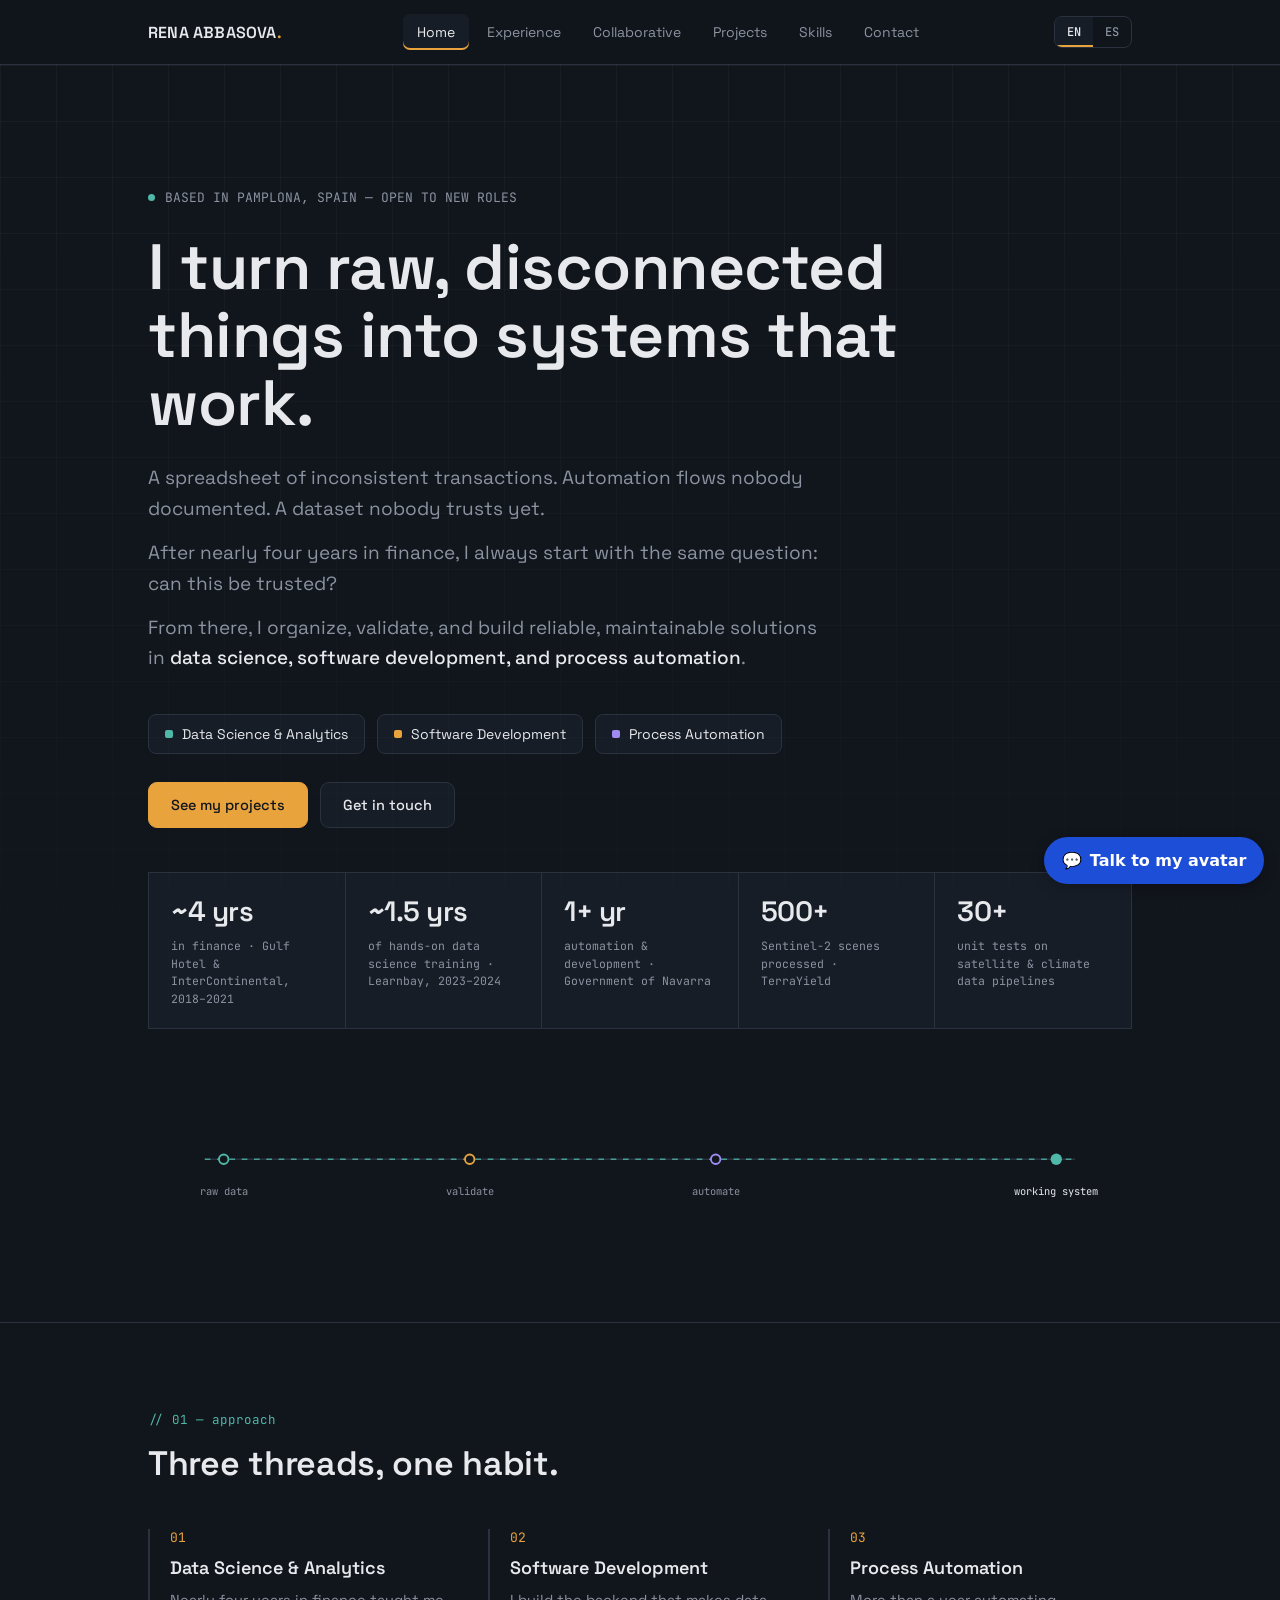
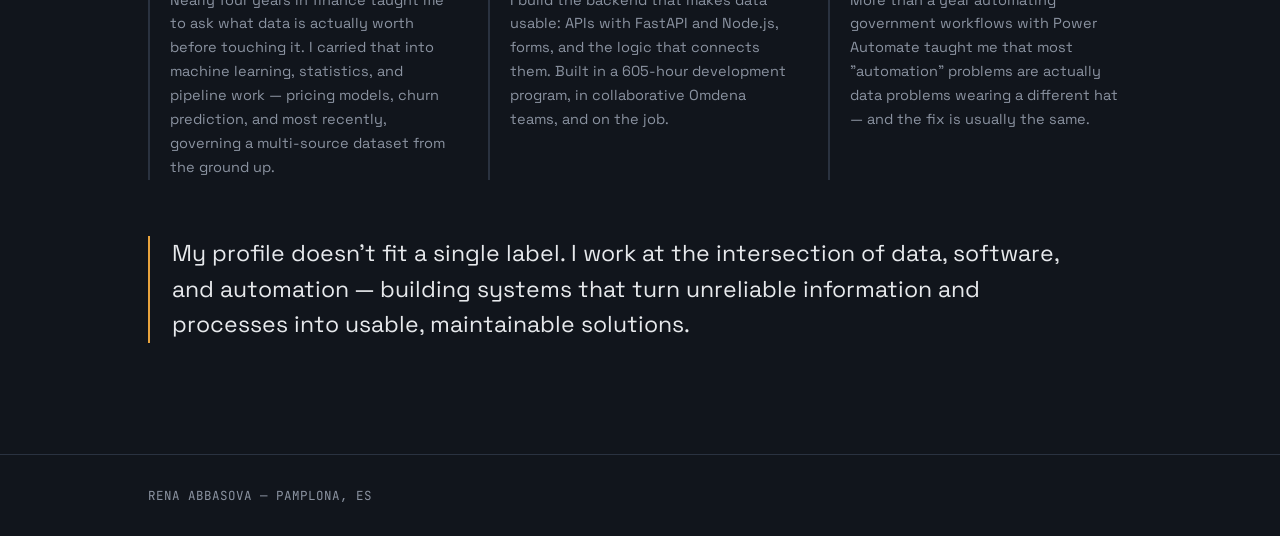
<file: index.html>
<!doctype html>
<html lang="en">
<head>
<meta charset="utf-8">
<meta name="viewport" content="width=device-width, initial-scale=1, viewport-fit=cover">
<title>Rena Abbasova — Data, Software &amp; Automation</title>
<meta name="description" content="Developer with a finance background, working with data, backend and automation. Based in Pamplona, Spain. Projects and experience.">
<link rel="canonical" href="https://renaabbasova.github.io/">
<meta property="og:type" content="website">
<meta property="og:site_name" content="Rena Abbasova">
<meta property="og:title" content="Rena Abbasova — Data, Software &amp; Automation">
<meta property="og:description" content="I turn raw, disconnected things into systems that work: data pipelines, APIs and automation. Projects and experience.">
<meta property="og:url" content="https://renaabbasova.github.io/">
<meta property="og:image" content="https://renaabbasova.github.io/og-image.png">
<meta property="og:image:width" content="1200">
<meta property="og:image:height" content="630">
<meta name="twitter:card" content="summary_large_image">
<meta name="theme-color" content="#11151C">
<link rel="icon" href="data:image/svg+xml,%3Csvg xmlns='http://www.w3.org/2000/svg' viewBox='0 0 100 100'%3E%3Ctext y='.9em' font-size='90'%3E%F0%9F%94%A7%3C/text%3E%3C/svg%3E">
<script type="application/ld+json">{"@context":"https://schema.org","@type":"Person","name":"Rena Abbasova","url":"https://renaabbasova.github.io/","email":"abbasova.r@gmail.com","address":{"@type":"PostalAddress","addressLocality":"Pamplona","addressCountry":"ES"},"sameAs":["https://github.com/RenaAbbasova","https://www.linkedin.com/in/rena","https://public.tableau.com/app/profile/rena7178"]}</script>
<link rel="preconnect" href="https://fonts.googleapis.com">
<link rel="preconnect" href="https://fonts.gstatic.com" crossorigin>
<link href="https://fonts.googleapis.com/css2?family=Space+Grotesk:wght@400;500;600;700&family=JetBrains+Mono:wght@400;500;600&display=swap" rel="stylesheet">
<style>
  :root{
    --ink:#11151C;
    --panel:#171D27;
    --panel-2:#1D2430;
    --line:#2A3240;
    --text:#E7E9EC;
    --muted:#8B93A1;
    --amber:#E8A33D;
    --teal:#4FB8A8;
    --amber-dim: rgba(232,163,61,0.12);
    --teal-dim: rgba(79,184,168,0.12);
    font-family: 'Space Grotesk', system-ui, -apple-system, sans-serif;
  }
  *{box-sizing:border-box;}
  html,body{margin:0;padding:0;background:var(--ink);color:var(--text);}
  html{scroll-behavior:smooth; scroll-padding-top: env(safe-area-inset-top, 0px);}
  body{
    padding-top: env(safe-area-inset-top, 0px);
    padding-bottom: env(safe-area-inset-bottom, 0px);
    overflow-x:hidden;
  }
  .mono{font-family:'JetBrains Mono', monospace;}
  a{color:inherit;}
  ::selection{background:var(--amber); color:var(--ink);}

  /* layout helpers */
  .wrap{max-width:1040px; margin:0 auto; padding:0 28px;}
  section{position:relative;}

  /* background grid */
  .grid-bg{
    position:absolute; inset:0; pointer-events:none;
    background-image:
      linear-gradient(to right, rgba(255,255,255,0.035) 1px, transparent 1px),
      linear-gradient(to bottom, rgba(255,255,255,0.035) 1px, transparent 1px);
    background-size: 56px 56px;
    mask-image: linear-gradient(to bottom, black, transparent 90%);
  }

  /* NAV */
  nav{
    position:sticky; top:0; z-index:50;
    backdrop-filter: blur(10px);
    background: rgba(17,21,28,0.78);
    border-bottom:1px solid var(--line);
  }
  nav .wrap{display:flex; align-items:center; justify-content:space-between; height:64px;}
  .brand{font-weight:600; font-size:16px; letter-spacing:0.2px;}
  .brand .dot{color:var(--amber);}
  .navlinks{display:flex; gap:4px; overflow-x:auto; scrollbar-width:none; -webkit-overflow-scrolling:touch; max-width:100%;}
  .navlinks::-webkit-scrollbar{display:none;}
  .navlinks button{
    appearance:none; background:none; border:none; cursor:pointer;
    font:inherit; font-size:14px; color:var(--muted);
    padding:9px 14px; border-radius:7px; white-space:nowrap;
    transition:color .15s ease, background .15s ease;
  }
  .navlinks button:hover{color:var(--text);}
  .navlinks button[aria-selected="true"]{color:var(--text); background:var(--panel); box-shadow:inset 0 -2px 0 var(--amber);}
  .navlinks button:focus-visible{outline:2px solid var(--teal); outline-offset:2px;}
  nav .wrap{flex-wrap:wrap; gap:4px 24px; padding-top:10px; padding-bottom:10px; height:auto; min-height:64px;}
  @media(max-width:720px){
    .navlinks{width:100%; flex-wrap:wrap; overflow:visible; gap:2px;}
    .navlinks button{font-size:13px; padding:8px 11px;}
    nav{position:static;}
  }

  /* TABS */
  .tab-panel{display:none;}
  .tab-panel.active{display:block; animation:panelIn .28s ease both;}
  @keyframes panelIn{from{opacity:0; transform:translateY(8px);} to{opacity:1; transform:none;}}
  .tp-first{border-top:none !important;}
  .cta-row{display:flex; flex-wrap:wrap; gap:12px; margin-top:28px;}
  .cta{
    appearance:none; cursor:pointer; font:inherit; font-size:14.5px; font-weight:500;
    padding:13px 22px; border-radius:9px; border:1px solid var(--line);
    background:var(--panel); color:var(--text);
    transition:border-color .15s ease, filter .15s ease;
  }
  .cta:hover{border-color:var(--teal);}
  .cta.primary{background:var(--amber); color:var(--ink); border-color:var(--amber);}
  .cta.primary:hover{filter:brightness(1.08);}

  /* HERO */
  .hero{padding:120px 0 96px; overflow:hidden;}
  .kicker{
    display:inline-flex; align-items:center; gap:10px;
    font-size:13px; color:var(--muted); margin-bottom:28px;
  }
  .kicker .pulse{
    width:7px;height:7px;border-radius:50%;background:var(--teal);
    box-shadow:0 0 0 0 rgba(79,184,168,.6);
    animation:pulse 2.4s ease-out infinite;
  }
  @keyframes pulse{
    0%{box-shadow:0 0 0 0 rgba(79,184,168,.55);}
    70%{box-shadow:0 0 0 9px rgba(79,184,168,0);}
    100%{box-shadow:0 0 0 0 rgba(79,184,168,0);}
  }
  h1{
    font-size:clamp(34px,6vw,64px);
    line-height:1.06;
    font-weight:600;
    margin:0 0 26px;
    max-width:19ch;
    letter-spacing:-0.5px;
  }
  .lede{
    font-size:clamp(16px,2vw,19px);
    line-height:1.6;
    color:var(--muted);
    max-width:56ch;
    margin:0 0 40px;
  }
  .lede strong{color:var(--text); font-weight:500;}
  .lede-line{display:block;}
  .lede-line + .lede-line{margin-top:14px;}

  .threads{display:flex; flex-wrap:wrap; gap:12px;}
  .thread-chip{
    display:flex; align-items:center; gap:9px;
    border:1px solid var(--line);
    background:var(--panel);
    padding:10px 16px;
    border-radius:8px;
    font-size:14px;
  }
  .thread-chip .sw{width:8px; height:8px; border-radius:2px;}

  /* connector svg under hero */
  .flow-wrap{margin-top:64px;}
  .flow-wrap svg{width:100%; height:auto; display:block;}
  .flow-dash{stroke-dasharray:6 7; animation:dash 2.4s linear infinite;}
  @keyframes dash{to{stroke-dashoffset:-130;}}

  /* SECTION HEADS */
  .eyebrow{
    font-family:'JetBrains Mono', monospace;
    font-size:12.5px;
    color:var(--teal);
    margin-bottom:14px;
  }
  h2{
    font-size:clamp(24px,3.4vw,34px);
    font-weight:600;
    margin:0 0 20px;
    letter-spacing:-0.3px;
  }
    h1.sec{ font-size:clamp(24px,3.4vw,34px); font-weight:600; margin:0 0 20px; letter-spacing:-0.3px; line-height:inherit; max-width:none; }
    .contact-wrap h1.sec{ max-width:18ch; }
    .proj-card{ min-width:0; overflow-wrap:anywhere; }
  .section-pad{padding:88px 0;}
  .section-pad.border-t{border-top:1px solid var(--line);}

  /* APPROACH */
  .approach-grid{
    display:grid; grid-template-columns:1fr; gap:36px; margin-top:44px;
  }
  @media(min-width:760px){.approach-grid{grid-template-columns:1fr 1fr 1fr;}}
  .approach-card{
    border-left:2px solid var(--line);
    padding-left:20px;
  }
  .approach-card .num{
    font-family:'JetBrains Mono', monospace;
    font-size:13px; color:var(--amber); margin-bottom:10px; display:block;
  }
  .approach-card h3{font-size:18px; margin:0 0 10px; font-weight:600;}
  .approach-card p{font-size:14.5px; line-height:1.65; color:var(--muted); margin:0;}

  .pquote{
    margin-top:56px;
    font-size:clamp(18px,2.4vw,23px);
    line-height:1.55;
    max-width:62ch;
    color:var(--text);
    border-left:2px solid var(--amber);
    padding-left:22px;
  }

  /* EXPERIENCE TIMELINE */
  .timeline{margin-top:48px; position:relative;}
  .trow{
    display:grid; grid-template-columns:160px 1fr; gap:24px;
    padding:28px 0; border-top:1px solid var(--line);
  }
  .trow:first-child{border-top:none;}
  .tyears{font-family:'JetBrains Mono', monospace; font-size:13px; color:var(--muted); padding-top:3px;}
  .trole{font-size:18px; font-weight:600; margin:0 0 4px;}
  .torg{font-size:14px; color:var(--teal); margin:0 0 12px;}
  @media(max-width:600px){ .trow{grid-template-columns:1fr; gap:6px;} }
  .role-chip{font-family:'JetBrains Mono', monospace; font-size:10.5px; font-weight:500; color:var(--amber); background:var(--amber-dim); padding:3px 8px; border-radius:5px; margin-left:10px; vertical-align:middle; white-space:nowrap;}
  .tdesc{font-size:14.5px; line-height:1.65; color:var(--muted); margin:0; max-width:62ch;}
  .tags{display:flex; flex-wrap:wrap; gap:8px; margin-top:14px;}
  .tag{
    font-family:'JetBrains Mono', monospace; font-size:11.5px;
    color:var(--muted); border:1px solid var(--line);
    padding:4px 9px; border-radius:5px;
  }

  /* PROJECTS */
  .proj-subhead{ letter-spacing:0;
    font-family:'JetBrains Mono', monospace; font-size:12.5px; font-weight:500;
    color:var(--muted); margin:44px 0 0; text-transform:none;
  }
  .proj-grid{display:grid; grid-template-columns:minmax(0,1fr); gap:1px; margin-top:44px; background:var(--line); border:1px solid var(--line);}
  @media(min-width:720px){.proj-grid{grid-template-columns:minmax(0,1fr) minmax(0,1fr);}}
  .proj-card{
    background:var(--panel);
    padding:28px;
    display:flex; flex-direction:column; gap:14px;
    transition:background .15s ease;
  }
  .proj-card:hover{background:var(--panel-2);}
  .proj-top{display:flex; justify-content:space-between; align-items:flex-start; gap:12px;}
  .proj-card h3{font-size:16.5px; font-weight:600; margin:0; line-height:1.35;}
  .proj-badge{
    font-family:'JetBrains Mono', monospace; font-size:10.5px;
    white-space:nowrap;
    padding:4px 8px; border-radius:5px;
  }
  .badge-live{background:var(--teal-dim); color:var(--teal);}
  .badge-done{background:var(--amber-dim); color:var(--amber);}
  .proj-card p{font-size:13.8px; line-height:1.6; color:var(--muted); margin:0; flex-grow:1;}
  .proj-tags{display:flex; flex-wrap:wrap; gap:7px;}
  .proj-tags span{
    font-family:'JetBrains Mono', monospace; font-size:11px;
    color:var(--muted); border:1px solid var(--line); padding:3px 8px; border-radius:4px;
  }
  .proj-subhead + .proj-grid{margin-top:18px;}
  @media(min-width:720px){ .proj-grid .proj-card:last-child:nth-child(odd){grid-column:1 / -1;} }
  .proj-links{display:flex; flex-wrap:wrap; gap:6px 22px;}
  .proj-link{
    font-size:13px; font-weight:500; color:var(--text);
    text-decoration:none; display:inline-flex; align-items:center; gap:6px;
    margin-top:4px;
  }
  .proj-link svg{width:13px; height:13px;}
  .proj-link:hover{color:var(--teal);}

  /* SKILLS */
  .skills-grid{display:grid; grid-template-columns:1fr; gap:32px; margin-top:44px;}
  @media(min-width:720px){.skills-grid{grid-template-columns:1fr 1fr;}}
  .skill-group h3, .skill-group h2{ letter-spacing:0;
    font-family:'JetBrains Mono', monospace; font-size:12.5px;
    color:var(--muted); text-transform:none; margin:0 0 14px; font-weight:500;
  }
  .skill-group.studied{ grid-column:1 / -1; }
  .skill-note{ font-size:13px; color:var(--muted); margin:0 0 14px; line-height:1.5; }
  .skill-pills{display:flex; flex-wrap:wrap; gap:8px;}
  .skill-pill{
    font-size:13.5px; padding:7px 13px; border-radius:7px;
    background:var(--panel); border:1px solid var(--line);
  }

  /* EDUCATION */
  .edu-list{margin-top:44px; display:flex; flex-direction:column; gap:0;}
  .edu-row{
    display:grid; grid-template-columns:1fr auto; gap:16px;
    padding:18px 0; border-top:1px solid var(--line);
    align-items:baseline;
  }
  .edu-row:first-child{border-top:none;}
  .edu-row .deg{font-size:15px; font-weight:500;}
  .edu-row .org{font-size:13.5px; color:var(--muted); margin-top:2px;}
  .edu-row .yr{font-family:'JetBrains Mono', monospace; font-size:12.5px; color:var(--muted); white-space:nowrap;}

  .cert-list{margin-top:28px; display:flex; flex-direction:column; gap:10px;}
  .cert-row{font-size:14px; color:var(--muted); display:flex; gap:10px;}
  .cert-row .mark{color:var(--amber);}

  /* CONTACT */
  .contact-wrap{text-align:left;}
  .contact-wrap h2{max-width:18ch;}
  .contact-links{display:flex; flex-wrap:wrap; gap:14px; margin-top:36px;}
  .clink{
    display:flex; align-items:center; gap:10px;
    border:1px solid var(--line); background:var(--panel);
    padding:14px 20px; border-radius:9px; text-decoration:none;
    font-size:14.5px; font-weight:500;
    transition:border-color .15s ease, background .15s ease;
  }
  .clink:hover{border-color:var(--teal); background:var(--panel-2);}
  .clink svg{width:17px; height:17px; color:var(--teal);}

  footer{border-top:1px solid var(--line); padding:32px 0; }
  footer .wrap{display:flex; justify-content:space-between; flex-wrap:wrap; gap:10px;}
  footer p{font-size:12.5px; color:var(--muted); margin:0; font-family:'JetBrains Mono', monospace;}

  @media (prefers-reduced-motion: reduce){
    .flow-dash{animation:none;}
    .tab-panel.active{animation:none;}
    .kicker .pulse{animation:none;}
  }

  [data-cv][hidden]{display:none !important;}
  button.clink{font-family:inherit; font-size:14.5px; font-weight:500; color:inherit; cursor:pointer;}

  .tlist{margin:0; padding:0; list-style:none; max-width:66ch;}
  .tlist li{position:relative; padding-left:18px; margin:0 0 8px; font-size:14.5px; line-height:1.65; color:var(--muted);}
  .tlist li::before{content:''; position:absolute; left:0; top:0.78em; width:7px; height:1px; background:var(--teal);}
  .inline-link{color:var(--teal); text-decoration:underline; text-underline-offset:3px;}
  .inline-link:hover{color:var(--text);}
  .tags-label{font-family:'JetBrains Mono', monospace; font-size:10.5px; color:var(--teal); align-self:center; margin-right:4px; letter-spacing:.4px;}
  .stats{display:grid; grid-template-columns:repeat(auto-fit,minmax(176px,1fr)); gap:1px; background:var(--line); border:1px solid var(--line); margin-top:44px;}
  .stat{background:var(--panel); padding:20px 22px;}
  .stat-n{font-size:28px; font-weight:600; letter-spacing:-0.5px; color:var(--text);}
  .stat-l{font-family:'JetBrains Mono', monospace; font-size:11.5px; line-height:1.55; color:var(--muted); margin-top:8px;}

  /* LANGUAGE SWITCH */
  .site{display:none;}
  .site.active{display:block;}
  nav .brand{order:1;}
  nav .navlinks{order:2;}
  .lang-switch{order:3; display:flex; border:1px solid var(--line); border-radius:8px; overflow:hidden; flex-shrink:0;}
  .lang-switch button{
    appearance:none; background:none; border:none; cursor:pointer; color:var(--muted);
    font-family:'JetBrains Mono', monospace; font-size:12px; font-weight:500; padding:7px 12px;
    transition:color .15s ease, background .15s ease;
  }
  .lang-switch button:hover{color:var(--text);}
  .lang-switch button[aria-pressed="true"]{background:var(--panel); color:var(--text); box-shadow:inset 0 -2px 0 var(--amber);}
  .lang-switch button:focus-visible{outline:2px solid var(--teal); outline-offset:-2px;}
  @media(max-width:720px){
    .lang-switch{order:2; margin-left:auto;}
    nav .navlinks{order:3;}
  }
</style>
</head>
<body>

<div class="site" id="site-en" lang="en">
<nav>
  <div class="wrap">
    <div class="brand">RENA ABBASOVA<span class="dot">.</span></div>
    <div class="navlinks" role="tablist">
      <button role="tab" data-tab="home" aria-selected="false">Home</button>
      <button role="tab" data-tab="experience" aria-selected="false">Experience</button>
      <button role="tab" data-tab="collaborative" aria-selected="false">Collaborative</button>
      <button role="tab" data-tab="projects" aria-selected="false">Projects</button>
      <button role="tab" data-tab="skills" aria-selected="false">Skills</button>
      <button role="tab" data-tab="contact" aria-selected="false">Contact</button>
    </div>
    <div class="lang-switch" role="group" aria-label="Language">
      <button type="button" data-setlang="en" aria-pressed="true">EN</button>
      <button type="button" data-setlang="es" aria-pressed="false">ES</button>
    </div>
  </div>
</nav>
<main id="main-en">

<section class="hero tab-panel" data-tab="home">
  <div class="grid-bg"></div>
  <div class="wrap">
    <div class="kicker"><span class="pulse"></span><span class="mono">BASED IN PAMPLONA, SPAIN — OPEN TO NEW ROLES</span></div>
    <h1>I turn raw, disconnected things into systems that work.</h1>
    <p class="lede">
      <span class="lede-line">A spreadsheet of inconsistent transactions. Automation flows nobody documented. A dataset nobody trusts yet.</span>
      <span class="lede-line">After nearly four years in finance, I always start with the same question: can this be trusted?</span>
      <span class="lede-line">From there, I organize, validate, and build reliable, maintainable solutions in <strong>data science, software development, and process automation</strong>.</span>
    </p>
    <div class="threads">
      <div class="thread-chip"><span class="sw" style="background:var(--teal)"></span>Data Science &amp; Analytics</div>
      <div class="thread-chip"><span class="sw" style="background:var(--amber)"></span>Software Development</div>
      <div class="thread-chip"><span class="sw" style="background:#9E8CF2"></span>Process Automation</div>
    </div>

    <div class="cta-row">
      <button class="cta primary" data-goto="projects">See my projects</button>
      <button class="cta" data-goto="contact">Get in touch</button>
      <button class="cta" data-cv hidden type="button">Download CV (PDF)</button>
    </div>

    <div class="stats">
      <div class="stat"><div class="stat-n">~4 yrs</div><div class="stat-l">in finance · Gulf Hotel &amp; InterContinental, 2018–2021</div></div>
      <div class="stat"><div class="stat-n">~1.5 yrs</div><div class="stat-l">of hands-on data science training · Learnbay, 2023–2024</div></div>
      <div class="stat"><div class="stat-n">1+ yr</div><div class="stat-l">automation &amp; development · Government of Navarra</div></div>
      <div class="stat"><div class="stat-n">500+</div><div class="stat-l">Sentinel-2 scenes processed · TerraYield</div></div>
      <div class="stat"><div class="stat-n">30+</div><div class="stat-l">unit tests on satellite &amp; climate data pipelines</div></div>
    </div>

    <div class="flow-wrap">
      <svg viewBox="-20 0 1040 140" preserveAspectRatio="xMidYMid meet">
        <line x1="40" y1="70" x2="960" y2="70" stroke="#2A3240" stroke-width="1.5"/>
        <line x1="40" y1="70" x2="960" y2="70" stroke="#4FB8A8" stroke-width="1.5" class="flow-dash" opacity="0.8"/>
        <g>
          <circle cx="60" cy="70" r="5" fill="#11151C" stroke="#4FB8A8" stroke-width="2"/>
          <text x="60" y="108" fill="#8B93A1" font-family="JetBrains Mono, monospace" font-size="11" text-anchor="middle">raw data</text>
        </g>
        <g>
          <circle cx="320" cy="70" r="5" fill="#11151C" stroke="#E8A33D" stroke-width="2"/>
          <text x="320" y="108" fill="#8B93A1" font-family="JetBrains Mono, monospace" font-size="11" text-anchor="middle">validate</text>
        </g>
        <g>
          <circle cx="580" cy="70" r="5" fill="#11151C" stroke="#9E8CF2" stroke-width="2"/>
          <text x="580" y="108" fill="#8B93A1" font-family="JetBrains Mono, monospace" font-size="11" text-anchor="middle">automate</text>
        </g>
        <g>
          <circle cx="940" cy="70" r="6" fill="#4FB8A8"/>
          <text x="940" y="108" fill="#E7E9EC" font-family="JetBrains Mono, monospace" font-size="11" text-anchor="middle">working system</text>
        </g>
      </svg>
    </div>
  </div>
</section>

<section id="approach" class="section-pad border-t tab-panel" data-tab="home">
  <div class="wrap">
    <div class="eyebrow">// 01 — approach</div>
    <h2>Three threads, one habit.</h2>
    <div class="approach-grid">
      <div class="approach-card">
        <span class="num">01</span>
        <h3>Data Science &amp; Analytics</h3>
        <p>Nearly four years in finance taught me to ask what data is actually worth before touching it. I carried that into machine learning, statistics, and pipeline work — pricing models, churn prediction, and most recently, governing a multi-source dataset from the ground up.</p>
      </div>
      <div class="approach-card">
        <span class="num">02</span>
        <h3>Software Development</h3>
        <p>I build the backend that makes data usable: APIs with FastAPI and Node.js, forms, and the logic that connects them. Built in a 605-hour development program, in collaborative Omdena teams, and on the job.</p>
      </div>
      <div class="approach-card">
        <span class="num">03</span>
        <h3>Process Automation</h3>
        <p>More than a year automating government workflows with Power Automate taught me that most "automation" problems are actually data problems wearing a different hat — and the fix is usually the same.</p>
      </div>
    </div>
    <p class="pquote">My profile doesn't fit a single label. I work at the intersection of data, software, and automation — building systems that turn unreliable information and processes into usable, maintainable solutions.</p>
  </div>
</section>

<section id="experience" class="section-pad tp-first tab-panel" data-tab="experience">
  <div class="wrap">
    <div class="eyebrow">// 02 — experience</div>
    <h1 class="sec">Where this was built</h1>
    <div class="timeline">
      <div class="trow">
        <div class="tyears">Aug 2025 — Aug 2026</div>
        <div>
          <p class="trole">Software &amp; Automation Developer</p>
          <p class="torg">Tracasa Instrumental — Government of Navarra</p>
          <ul class="tlist">
            <li>Built process automations for Government of Navarra projects with Power Automate Desktop, tailored to each business case.</li>
            <li>Developed an HTML/JavaScript form as the entry point of each main flow: users entered the data there, and Power Automate processed it end to end.</li>
            <li>Designed a SQL database that logs the metadata of every flow execution, giving traceability and performance analytics.</li>
            <li>Automated the use of an AI document-extraction tool: documents from different sources were read by the tool and the extracted data was loaded into Excel.</li>
            <li>Built reusable modules shared across projects; debugged and optimized flows, with test plans.</li>
            <li>Documented the development and managed tasks with Kanban.</li>
          </ul>
          <div class="tags"><span class="tags-label">TOOLS</span><span class="tag">Power Automate Desktop</span><span class="tag">HTML</span><span class="tag">JavaScript</span><span class="tag">SQL</span><span class="tag">SQL Server</span><span class="tag">AI document processing</span><span class="tag">Kanban</span></div>
        </div>
      </div>

      <div class="trow">
        <div class="tyears">Mar 2025 — Jun 2025</div>
        <div>
          <p class="trole">Work Placement (400 hours)</p>
          <p class="torg">Tracasa Instrumental — Government of Navarra</p>
          <ul class="tlist">
            <li>Completed right after the Albañiles Digitales program, on the team that later hired me full-time.</li>
            <li>Learned Power Automate and the team's method for building RPA flows.</li>
            <li>Programmed new RPA flows and modified existing ones.</li>
            <li>Maintained existing flows and handled incidents.</li>
          </ul>
          <div class="tags"><span class="tags-label">TOOLS</span><span class="tag">Power Automate</span><span class="tag">RPA</span></div>
        </div>
      </div>

      <div class="trow">
        <div class="tyears">Sep 2024 — Feb 2025</div>
        <div>
          <p class="trole">Albañiles Digitales – Software Builders<span class="role-chip">TRAINING</span></p>
          <p class="torg">Servicio Navarro de Empleo – Nafar Lansare — 605-hour program</p>
          <ul class="tlist">
            <li>605 hours in Spanish, blended format (9 Sep 2024 – 28 Feb 2025), run with Veridas and the Servicio Navarro de Empleo.</li>
            <li>Followed by the 400-hour work placement at Tracasa.</li>
          </ul>
          <div class="tags"><span class="tags-label">SYLLABUS</span><span class="tag">Node.js</span><span class="tag">Express</span><span class="tag">JavaScript</span><span class="tag">React</span><span class="tag">HTML/CSS</span><span class="tag">Databases</span><span class="tag">Networking</span><span class="tag">AWS</span><span class="tag">Agile</span></div>
        </div>
      </div>

      <div class="trow">
        <div class="tyears">Feb 2023 — Aug 2024</div>
        <div>
          <p class="trole">Training &amp; Project Internship: Data Science &amp; Generative AI<span class="role-chip">TRAINING · INTERNSHIP</span></p>
          <p class="torg">Learnbay — project-based program</p>
          <ul class="tlist">
            <li>Advanced Data Science &amp; AI program with domain specialization: Python (40+ h), statistics and machine learning (70+ h), deep learning, NLP and deployment foundations (48+ h), and SQL, Tableau, Power BI, MongoDB, big data and R (70+ h).</li>
            <li>Project-based program (capstone projects and 15+ real-time projects). I built machine learning projects throughout, applying ML and statistical methods and building and evaluating classification and regression models.</li>
            <li>Presented results with Tableau and Power BI — dashboards published on my <a class="inline-link" href="https://public.tableau.com/app/profile/rena7178" target="_blank" rel="noopener">Tableau Public profile</a>.</li>
            <li>Earned the IBM Skills Network (Learnvista) Data Science and AI Certificate in May 2024: Python for Data Science, Data Science Tools, Machine Learning with Python, Data Science Methodology.</li>
          </ul>
          <div class="tags"><span class="tags-label">SYLLABUS</span><span class="tag">Python</span><span class="tag">Statistics</span><span class="tag">Machine Learning</span><span class="tag">Deep Learning</span><span class="tag">NLP</span><span class="tag">Deployment</span><span class="tag">SQL</span><span class="tag">Tableau</span><span class="tag">Power BI</span><span class="tag">MongoDB</span><span class="tag">Big Data</span><span class="tag">R</span></div>
        </div>
      </div>

      <div class="trow">
        <div class="tyears">May 2022 — Jul 2022</div>
        <div>
          <p class="trole">Career Transition: Data Analytics Bootcamp &amp; Self-Directed Study<span class="role-chip">HANDS-ON TRAINING</span></p>
          <p class="torg">Upgrade Hub — Data Analytics Bootcamp</p>
          <ul class="tlist">
            <li>After leaving finance in December 2021, retrained in data analysis: self-directed study and projects, then a very hands-on bootcamp.</li>
            <li>Four modules: data collection and preparation (Python/Pandas, SQL, Git, exploratory data analysis), data analysis and visualization (including data storytelling), and an introduction to machine learning with scikit-learn.</li>
            <li>Projects: a data storytelling analysis of Airbnb listings in Istanbul, and the final project on autism screening data, later rebuilt to show why its 100% accuracy was not a finding (the label is the questionnaire's own cut-off).</li>
            <li>Followed by independent data projects and, from February 2023, the Learnbay program.</li>
          </ul>
          <div class="tags"><span class="tags-label">USED</span><span class="tag">Python</span><span class="tag">Pandas</span><span class="tag">NumPy</span><span class="tag">Matplotlib</span><span class="tag">Seaborn</span><span class="tag">Plotly</span><span class="tag">Scikit-learn</span></div>
          <div class="tags"><span class="tags-label">SYLLABUS</span><span class="tag">Python</span><span class="tag">Pandas</span><span class="tag">SQL</span><span class="tag">Git</span><span class="tag">Exploratory data analysis</span><span class="tag">Statistics</span><span class="tag">Tableau</span><span class="tag">Power BI</span><span class="tag">Data Studio</span><span class="tag">Scikit-learn</span></div>
        </div>
      </div>

      <div class="trow">
        <div class="tyears">Mar 2018 — Dec 2021</div>
        <div>
          <p class="trole">Finance Associate — Financial Data Analysis</p>
          <p class="torg">Gulf Hotel Company — Doha, Qatar</p>
          <ul class="tlist">
            <li>Worked across the finance function with a focus on financial data analysis.</li>
            <li>Built regression-based pricing models (regression trees, ordinary least squares) and supported price optimization, including pricing for the opening of the hotel's new burger bar.</li>
            <li>Designed RFM (Recency, Frequency, Monetary) transformations from raw transaction data for customer segmentation.</li>
            <li>Forecast cash flow from customer payment behavior to plan supplier payments.</li>
            <li>Applied probability scoring to target campaigns, reducing marketing costs and improving ROI.</li>
          </ul>
          <div class="tags"><span class="tags-label">METHODS</span><span class="tag">Regression</span><span class="tag">Price optimization</span><span class="tag">RFM analysis</span><span class="tag">Cash flow forecasting</span><span class="tag">Aging analysis</span><span class="tag">Probability scoring</span></div>
        </div>
      </div>

      <div class="trow">
        <div class="tyears">Dec 2018 — Dec 2020</div>
        <div>
          <p class="trole">Finance Department</p>
          <p class="torg">InterContinental Doha — Doha, Qatar</p>
          <ul class="tlist">
            <li>Worked across four positions in the Finance department, as recorded on the hotel's Certificate of Service, in parallel with the Gulf Hotel role.</li>
            <li>General Accountant: bank reconciliations and general accounting records.</li>
            <li>Accounts Payable: supplier invoices and payments. Purchasing: purchase orders and supplier coordination. Credit Department: monitoring customer accounts and outstanding balances.</li>
          </ul>
          <div class="tags"><span class="tags-label">AREAS</span><span class="tag">Accounts Payable</span><span class="tag">Credit</span><span class="tag">Purchasing</span><span class="tag">General Accounting</span><span class="tag">Bank reconciliation</span></div>
        </div>
      </div>

    </div>
  </div>
</section>

<section id="collaborative" class="section-pad tp-first tab-panel" data-tab="collaborative">
  <div class="wrap">
    <div class="eyebrow">// 03 — collaborative experience (volunteer)</div>
    <h1 class="sec">Built with others</h1>
    <p class="lede" style="margin-top:0">Open-collaboration projects with <a href="https://www.omdena.com" target="_blank" rel="noopener" style="color:var(--teal); text-decoration:underline;">Omdena</a>, a global network of volunteer contributors — not employment, but real teamwork on real pipelines.</p>
    <div class="timeline">

      <div class="trow">
        <div class="tyears">Jul 2026 — Sep 2026</div>
        <div>
          <p class="trole">Contributor, Data Governance &amp; Ingestion Team</p>
          <p class="torg">TerraYield 2 — AI Analytics for Land Use (Omdena)</p>
          <p class="tdesc">Designed and built 2 data quality validation suites in Python (30+ pytest unit tests) for satellite and climate data pipelines — catching a critical bug in the vegetation index (EVI) producing values up to 17M outside valid range, caused by an unguarded division in the satellite pipeline. Ran real satellite data extraction via Google Earth Engine, configuring service account authentication and resolving API quota limits, processing 500+ Sentinel-2 scenes across two agricultural regions (Illinois, Iowa).</p>
          <div class="tags"><span class="tag">Python</span><span class="tag">pandas</span><span class="tag">pytest</span><span class="tag">Google Earth Engine</span></div>
        </div>
      </div>

      <div class="trow">
        <div class="tyears">Mar 2025 — May 2025</div>
        <div>
          <p class="trole">ML Engineer, Backend &amp; Frontend</p>
          <p class="torg">Sustainable Agriculture Chatbot — Omdena Local Chapter Challenge (3 months)</p>
          <p class="tdesc">Part of a 3-month Omdena team that built a smart, context-aware RAG chatbot helping environmentally conscious farmers: it answers questions from a tailored knowledge base (a vectorized document collection, with Grok as the LLM) and gives user-aware responses. Worked as an ML Engineer on both sides of the app: the React frontend and the FastAPI backend, including document-ingestion APIs, connected through a Supabase database. Also set up the project folder structure so full development could start. Certificate of Achievement, May 2025.</p>
          <div class="tags"><span class="tag">React</span><span class="tag">FastAPI</span><span class="tag">Supabase</span><span class="tag">Docker</span><span class="tag">RAG</span><span class="tag">Grok</span></div>
        </div>
      </div>

    </div>
  </div>
</section>

<section id="projects" class="section-pad tp-first tab-panel" data-tab="projects">
  <div class="wrap">
    <div class="eyebrow">// 04 — projects</div>
    <h1 class="sec">What I've built</h1>
    <h2 class="proj-subhead">Featured — personal projects</h2>
    <div class="proj-grid">
      <div class="proj-card">
        <div class="proj-top">
          <h3>NavAgro — AI Analytics for Agricultural Land Use in Navarra</h3>
          <span class="proj-badge badge-live">FEATURED</span>
        </div>
        <p>Personal research project combining Sentinel-2 imagery (Google Earth Engine), official crop-production statistics and land-use maps for the 7 agricultural regions of Navarra. Finding: between 2021 and 2023 the Nordoccidental region lost 78% of its dry-farmed herbaceous parcels (1,740 → 386) while forest land grew 58%, yet soft wheat production rose 9% — so not simple abandonment (2023 was a severe drought year). Honest benchmark: with only 28 training rows, NDVI alone does not yet beat the historical mean (R² 0.585 vs −0.189). Data engineering from day one: SHA-256 manifest for every raw file, missing values never fabricated, temporal train/test split.</p>
        <div class="proj-tags"><span>Python</span><span>Google Earth Engine</span><span>Sentinel-2</span><span>GeoPandas</span><span>scikit-learn</span><span>Leaflet</span><span>Chart.js</span></div>
        <div class="proj-links"><a class="proj-link" href="https://renaabbasova.github.io/NavAgro/" target="_blank" rel="noopener">Live dashboard<svg viewBox="0 0 24 24" fill="none" stroke="currentColor" stroke-width="2"><path d="M7 17L17 7M17 7H8M17 7v9"/></svg></a><a class="proj-link" href="https://github.com/RenaAbbasova/NavAgro" target="_blank" rel="noopener">GitHub<svg viewBox="0 0 24 24" fill="none" stroke="currentColor" stroke-width="2"><path d="M7 17L17 7M17 7H8M17 7v9"/></svg></a></div>
      </div>

      <div class="proj-card">
        <div class="proj-top">
          <h3>EV Battery Data Pipeline</h3>
          <span class="proj-badge badge-done">SYNTHETIC DATA</span>
        </div>
        <p>End-to-end pipeline for electric-vehicle battery telemetry, built on synthetic data from two simulated manufacturers (different timestamp formats, °F vs °C, inconsistent IDs, duplicates, impossible values). Raw → silver → gold data lake: invalid rows go to quarantine with the reason (nothing is silently dropped) and a quality gate stops the run if more than 15% is rejected. Daily time series per vehicle, a degradation trend, a 6-month forecast tested with a time-split backtest against a naive baseline, rule-based recommendations and a salted-hash anonymized dataset. Orchestrated with Prefect, served through a read-only FastAPI REST API (vehicle health, forecast, fleet summary, clear 422 / 404 / 503 errors) and covered by 100 automated tests. One run: 8,418 raw rows → 8,022 clean and 396 quarantined (4.7%), 24 vehicles. Because the data is synthetic, the forecast result confirms the pipeline works, not how real batteries behave.</p>
        <div class="proj-tags"><span>Python</span><span>Pandas</span><span>Prefect</span><span>FastAPI</span><span>Time series</span><span>Data quality</span><span>pytest</span></div>
        <div class="proj-links"><a class="proj-link" href="https://github.com/RenaAbbasova/battery-data-cleaning" target="_blank" rel="noopener">GitHub<svg viewBox="0 0 24 24" fill="none" stroke="currentColor" stroke-width="2"><path d="M7 17L17 7M17 7H8M17 7v9"/></svg></a></div>
      </div>

      <div class="proj-card">
        <div class="proj-top">
          <h3>Fake News Classifier: what does the model really learn?</h3>
          <span class="proj-badge badge-done">COMPLETE</span>
        </div>
        <p>A fake-news classifier on the ISOT dataset (38,644 articles after removing 6,252 repeated and 631 empty ones), built to find out what the model is actually reading. It reaches 98.6% accuracy, but a lookup of the subject column alone scores 100% and five writing-style numbers score 80%: it recognises publisher style and topic, not truth. Stress tests confirm it: accuracy falls to 94% over time and to 44% when every true US-politics article is held out of training. Reusable code with train and predict commands, 22 tests and the analysis saved in a notebook. The conclusion in the README: do not use it to decide what is fake.</p>
        <div class="proj-tags"><span>Python</span><span>scikit-learn</span><span>TF-IDF</span><span>NLP</span><span>pytest</span></div>
        <div class="proj-links"><a class="proj-link" href="https://github.com/RenaAbbasova/FakeNews_Detector" target="_blank" rel="noopener">GitHub<svg viewBox="0 0 24 24" fill="none" stroke="currentColor" stroke-width="2"><path d="M7 17L17 7M17 7H8M17 7v9"/></svg></a></div>
      </div>
    </div>
    <h2 class="proj-subhead">Data science — Learnbay program (2023–2024)</h2>
    <div class="proj-grid">
      <div class="proj-card">
        <div class="proj-top">
          <h3>Telecom Customer Churn Prediction</h3>
          <span class="proj-badge badge-done">LEARNBAY</span>
        </div>
        <p>Churn prediction on 4,250 telecom customers. The data is split first; scaling, SMOTE and the decision threshold use training data only. A baseline, logistic regression, random forest, XGBoost (with and without SMOTE) and a neural network are compared by cross-validated PR-AUC. Best model, XGBoost: on the untouched test set ROC-AUC 0.90 and PR-AUC 0.86 (a random guess scores 0.14), catching 74% of the customers who leave with 97% precision. SMOTE did not improve the ranking quality. The README also lists the mistakes found and fixed in the first version.</p>
        <div class="proj-tags"><span>Scikit-learn</span><span>XGBoost</span><span>imbalanced-learn</span><span>Cross-validation</span></div>
        <div class="proj-links"><a class="proj-link" href="https://github.com/RenaAbbasova/Telecom-project" target="_blank" rel="noopener">GitHub<svg viewBox="0 0 24 24" fill="none" stroke="currentColor" stroke-width="2"><path d="M7 17L17 7M17 7H8M17 7v9"/></svg></a></div>
      </div>

      <div class="proj-card">
        <div class="proj-top">
          <h3>Employee Attrition: a PyTorch network against simple models</h3>
          <span class="proj-badge badge-done">LEARNBAY</span>
        </div>
        <p>Predicting which employees leave, on a fictional IBM dataset (1,470 employees, 16% who leave). The first version's network scored 86.7% accuracy, exactly what answering "stays" gives, because it flagged nobody. Rebuilt with a split before preprocessing, a PyTorch network with a proper loss and early stopping, and metrics suited to a rare outcome: the network matches a logistic regression (ROC-AUC 0.83 in cross-validation) without beating it, and contacting the 20% highest-risk employees reaches 57% of the leavers on the test set.</p>
        <div class="proj-tags"><span>PyTorch</span><span>scikit-learn</span><span>Model evaluation</span><span>Imbalanced data</span></div>
        <div class="proj-links"><a class="proj-link" href="https://github.com/RenaAbbasova/Employee_Attrition_Prediction" target="_blank" rel="noopener">GitHub<svg viewBox="0 0 24 24" fill="none" stroke="currentColor" stroke-width="2"><path d="M7 17L17 7M17 7H8M17 7v9"/></svg></a></div>
      </div>

      <div class="proj-card">
        <div class="proj-top">
          <h3>Tesla Stock Price Forecasting</h3>
          <span class="proj-badge badge-done">LEARNBAY</span>
        </div>
        <p>Next-day close forecasting for Tesla (2010–2022): ARIMA and an LSTM compared with the naive "tomorrow = today" forecast on 592 held-out days. Result: no model beats the naive forecast (RMSE 24.86–24.88, differences not significant), and the data explains why: daily returns have no autocorrelation. The README also documents the target leakage found and fixed in the first version.</p>
        <div class="proj-tags"><span>ARIMA</span><span>LSTM</span><span>statsmodels</span><span>Keras</span><span>Time series</span></div>
        <div class="proj-links"><a class="proj-link" href="https://github.com/RenaAbbasova/Tesla_stock_prediction" target="_blank" rel="noopener">GitHub<svg viewBox="0 0 24 24" fill="none" stroke="currentColor" stroke-width="2"><path d="M7 17L17 7M17 7H8M17 7v9"/></svg></a></div>
      </div>

      <div class="proj-card">
        <div class="proj-top">
          <h3>Price Elasticity and Pricing</h3>
          <span class="proj-badge badge-done">LEARNBAY</span>
        </div>
        <p>Price elasticity of demand on 52 products and 676 product-months (Retail Price Optimization dataset). Comparing each product with itself over time gives an elasticity of about -2.4 (a 1% higher price goes with 2.4% fewer units), while pooling all products wrongly gives -0.13. Product-level estimates turn out too noisy to set prices (typical interval about 12 points, some with the wrong sign), the price does not improve next-month predictions, and no optimal price can be computed without unit costs. A rebuilt version of my first analysis; the README explains what changed.</p>
        <div class="proj-tags"><span>statsmodels</span><span>Fixed effects</span><span>Econometrics</span><span>Python</span></div>
        <div class="proj-links"><a class="proj-link" href="https://github.com/RenaAbbasova/Price_optimization" target="_blank" rel="noopener">GitHub<svg viewBox="0 0 24 24" fill="none" stroke="currentColor" stroke-width="2"><path d="M7 17L17 7M17 7H8M17 7v9"/></svg></a></div>
      </div>

      <div class="proj-card">
        <div class="proj-top">
          <h3>E-commerce Customer Segmentation &amp; Recommendation</h3>
          <span class="proj-badge badge-done">LEARNBAY</span>
        </div>
        <p>Notebook on 541,909 invoice lines from an online retailer: sales trends by weekday, month and hour; customers scored by recency, frequency and monetary value (RFM) and grouped with K-Means; and a recommender based on the similarity between customers. The README is explicit about its limits: K-Means runs on a single combined score, so the groups reflect how that score is distributed, and the recommender is shown on one example without a held-out evaluation. A rebuild is planned.</p>
        <div class="proj-tags"><span>RFM</span><span>K-Means</span><span>Recommender systems</span><span>Pandas</span><span>scikit-learn</span></div>
        <div class="proj-links"><a class="proj-link" href="https://github.com/RenaAbbasova/Ecommerce_Customer_Segmentation" target="_blank" rel="noopener">GitHub<svg viewBox="0 0 24 24" fill="none" stroke="currentColor" stroke-width="2"><path d="M7 17L17 7M17 7H8M17 7v9"/></svg></a></div>
      </div>

      <div class="proj-card">
        <div class="proj-top">
          <h3>Flight Ticket Prices: how much do models add?</h3>
          <span class="proj-badge badge-done">LEARNBAY</span>
        </div>
        <p>300,153 flight bookings (EaseMyTrip, 2022). The class alone explains 88% of the price, so a high R-squared is easy: the analysis looks at the error in rupees and at the R-squared inside each class. Linear models turn out worse than a lookup table of class + airline + route + stops (error 4,633 against 3,330 rupees), while gradient boosting cuts the error by about 40% for known flights and 27% for flights it has never seen (2,660 rupees). A random split flatters the model: for unseen flights the error is 34% higher. Rebuilt from my first version; the README explains what changed.</p>
        <div class="proj-tags"><span>scikit-learn</span><span>Gradient boosting</span><span>Model evaluation</span><span>Pandas</span></div>
        <div class="proj-links"><a class="proj-link" href="https://github.com/RenaAbbasova/Flight_Price_Prediction" target="_blank" rel="noopener">GitHub<svg viewBox="0 0 24 24" fill="none" stroke="currentColor" stroke-width="2"><path d="M7 17L17 7M17 7H8M17 7v9"/></svg></a></div>
      </div>

    </div>
    <h2 class="proj-subhead">Web development — Albañiles Digitales (2024–2025)</h2>
    <div class="proj-grid">
      <div class="proj-card">
        <div class="proj-top">
          <h3>API Plugin Generator: reviewed and hardened</h3>
          <span class="proj-badge badge-done">ALBAÑILES</span>
        </div>
        <p>A Next.js tool that generates a WordPress plugin, a Chrome extension or a Firefox extension from a form. I reviewed my first version as if it were someone else's and reproduced three real flaws against the running code: the server fetched an internal service and returned its secret, text typed in the form became executable code in the generated plugin, and the plugin name could delete a file outside its folder. I fixed them and covered each with tests that run the generated PHP with the real interpreter: 162 tests, valid Chrome manifests and 0 vulnerabilities in the production dependencies (the first version had 6, one critical).</p>
        <div class="proj-tags"><span>Next.js</span><span>TypeScript</span><span>Security</span><span>Testing</span></div>
        <div class="proj-links"><a class="proj-link" href="https://github.com/RenaAbbasova/Api_Plugin_Generator" target="_blank" rel="noopener">GitHub<svg viewBox="0 0 24 24" fill="none" stroke="currentColor" stroke-width="2"><path d="M7 17L17 7M17 7H8M17 7v9"/></svg></a></div>
      </div>

      <div class="proj-card">
        <div class="proj-top">
          <h3>Data API Fetcher: a Chrome extension that works offline</h3>
          <span class="proj-badge badge-done">ALBAÑILES</span>
        </div>
        <p>A Manifest V3 extension that shows data from three public APIs. I reviewed my first version by loading it in a real Chromium, with a local server standing in for the APIs, and measured its flaws: losing the connection destroyed the saved data (although the README promised offline use), every popup opening made four requests and took over three seconds, API text was injected as HTML, and the refresh alarm restarted every time the service worker woke up. The rebuilt version keeps the last good data, opens instantly, draws text safely, asks for only the three API paths and has 67 tests; the published code passes the same 13 real-browser checks.</p>
        <div class="proj-tags"><span>Chrome Extension</span><span>JavaScript</span><span>Manifest V3</span><span>Testing</span></div>
        <div class="proj-links"><a class="proj-link" href="https://github.com/RenaAbbasova/Data_Api_Fetcher_Extension" target="_blank" rel="noopener">GitHub<svg viewBox="0 0 24 24" fill="none" stroke="currentColor" stroke-width="2"><path d="M7 17L17 7M17 7H8M17 7v9"/></svg></a></div>
      </div>

      <div class="proj-card">
        <div class="proj-top">
          <h3>Actor Agency Website: accessible and responsive</h3>
          <span class="proj-badge badge-done">ALBAÑILES</span>
        </div>
        <p>Rebuilt from my HTML &amp; CSS course final project: a website for a fictional actor-representation agency in plain HTML, CSS and JavaScript. It weighs 88 KB (the original folder was 27 MB), shows no violations in an automated axe-core accessibility check (WCAG 2.1 AA, 9 pages, light and dark themes) and fits any screen from 320 to 1440 px. All profiles and illustrations are fictional and original.</p>
        <div class="proj-tags"><span>HTML</span><span>CSS</span><span>JavaScript</span><span>Accessibility</span></div>
        <div class="proj-links"><a class="proj-link" href="https://renaabbasova.github.io/Actor_Agency_Website/" target="_blank" rel="noopener">Live demo<svg viewBox="0 0 24 24" fill="none" stroke="currentColor" stroke-width="2"><path d="M7 17L17 7M17 7H8M17 7v9"/></svg></a><a class="proj-link" href="https://github.com/RenaAbbasova/Actor_Agency_Website" target="_blank" rel="noopener">GitHub<svg viewBox="0 0 24 24" fill="none" stroke="currentColor" stroke-width="2"><path d="M7 17L17 7M17 7H8M17 7v9"/></svg></a></div>
      </div>
    </div>
    <h2 class="proj-subhead">Data analysis — Upgrade Hub bootcamp (2022)</h2>
    <div class="proj-grid">
      <div class="proj-card">
        <div class="proj-top">
          <h3>Autism Screening Data: why 100% accuracy is not a finding</h3>
          <span class="proj-badge badge-done">BOOTCAMP</span>
        </div>
        <p>Final project of the bootcamp, rebuilt as an exercise in evaluating a model honestly. The 100% accuracy of the first version was not a result: for the 912 children with 2 or more positive answers, the label is exactly the questionnaire's own cut-off ("4 or more of 10"), and the inputs included that questionnaire. Even without any questionnaire the models reach 0.81-0.83, mostly thanks to the spelling of the ethnicity column, which identifies the source of each row (the file looks assembled from several sources, with a third of the rows repeated). The README documents what was found and why this dataset cannot support claims about predicting autism. Not a clinical tool.</p>
        <div class="proj-tags"><span>scikit-learn</span><span>Data quality</span><span>Model evaluation</span><span>Pandas</span></div>
        <div class="proj-links"><a class="proj-link" href="https://github.com/RenaAbbasova/Autism_Traits_Prediction" target="_blank" rel="noopener">GitHub<svg viewBox="0 0 24 24" fill="none" stroke="currentColor" stroke-width="2"><path d="M7 17L17 7M17 7H8M17 7v9"/></svg></a></div>
      </div>

      <div class="proj-card">
        <div class="proj-top">
          <h3>Airbnb Istanbul — Data Storytelling</h3>
          <span class="proj-badge badge-done">BOOTCAMP</span>
        </div>
        <p>Exploratory analysis and data storytelling of Airbnb listings in Istanbul: review scores, property types and guest preferences.</p>
        <div class="proj-tags"><span>Pandas</span><span>Plotly</span><span>Seaborn</span></div>
        <div class="proj-links"><a class="proj-link" href="https://github.com/RenaAbbasova/Data_Story_Telling" target="_blank" rel="noopener">GitHub<svg viewBox="0 0 24 24" fill="none" stroke="currentColor" stroke-width="2"><path d="M7 17L17 7M17 7H8M17 7v9"/></svg></a></div>
      </div>
    </div>
  </div>
</section>

<section id="skills" class="section-pad tp-first tab-panel" data-tab="skills">
  <div class="wrap">
    <div class="eyebrow">// 05 — skills</div>
    <h1 class="sec">Toolkit</h1>
    <div class="skills-grid">
      <div class="skill-group">
        <h2>// backend &amp; languages</h2>
        <div class="skill-pills">
          <span class="skill-pill">Python</span>
          <span class="skill-pill">JavaScript</span>
          <span class="skill-pill">SQL</span>
          <span class="skill-pill">Node.js</span>
          <span class="skill-pill">FastAPI</span>
          <span class="skill-pill">Express</span>
          <span class="skill-pill">React</span>
          <span class="skill-pill">REST APIs</span>
        </div>
      </div>
      <div class="skill-group">
        <h2>// data &amp; databases</h2>
        <div class="skill-pills">
          <span class="skill-pill">SQL Server</span>
          <span class="skill-pill">MongoDB</span>
          <span class="skill-pill">Supabase</span>
          <span class="skill-pill">Pandas</span>
          <span class="skill-pill">NumPy</span>
        </div>
      </div>
      <div class="skill-group">
        <h2>// machine learning</h2>
        <div class="skill-pills">
          <span class="skill-pill">Scikit-learn</span>
          <span class="skill-pill">TensorFlow</span>
          <span class="skill-pill">Keras</span>
          <span class="skill-pill">PyTorch</span>
          <span class="skill-pill">XGBoost</span>
          <span class="skill-pill">RAG</span>
        </div>
      </div>
      <div class="skill-group">
        <h2>// automation &amp; tools</h2>
        <div class="skill-pills">
          <span class="skill-pill">Power Automate</span>
          <span class="skill-pill">Tableau</span>
          <span class="skill-pill">Power BI</span>
          <span class="skill-pill">Git / GitHub</span>
          <span class="skill-pill">Docker</span>
        </div>
      </div>
      <div class="skill-group studied">
        <h2>// studied — degree &amp; courses</h2>
        <p class="skill-note">Learned in my degree (UOC) and in the Albañiles Digitales program; not used in my published projects.</p>
        <div class="skill-pills">
          <span class="skill-pill">C++</span>
          <span class="skill-pill">Java</span>
          <span class="skill-pill">MySQL</span>
          <span class="skill-pill">PostgreSQL</span>
        </div>
      </div>
    </div>
  </div>
</section>

<section class="section-pad border-t tab-panel" data-tab="skills">
  <div class="wrap">
    <div class="eyebrow">// 06 — education</div>
    <h2>Education &amp; certifications</h2>
    <div class="edu-list">
      <div class="edu-row">
        <div>
          <div class="deg">B.S. Computer Engineering</div>
          <div class="org">UOC — Universitat Oberta de Catalunya</div>
        </div>
        <div class="yr">IN PROGRESS</div>
      </div>
      <div class="edu-row">
        <div>
          <div class="deg">Business Administration &amp; Management — Título Propio</div>
          <div class="org">EAE Business School</div>
        </div>
        <div class="yr">2009 — 2012</div>
      </div>
      <div class="edu-row">
        <div>
          <div class="deg">Accounting, Faculty of Economics</div>
          <div class="org">Perm State University</div>
        </div>
        <div class="yr">2000 — 2005</div>
      </div>
    </div>
    <div class="cert-list">
      <div class="cert-row"><span class="mark">✓</span>Data Analytics — Upgrade Hub Bootcamp (May – Jul 2022)</div>
      <div class="cert-row"><span class="mark">✓</span>Advanced Data Science &amp; Generative AI Certification — Learnbay</div>
      <div class="cert-row"><span class="mark">✓</span>Data Science and AI Certificate — IBM Skills Network / Learnvista (May 2024)</div>
      <div class="cert-row"><span class="mark">✓</span>Albañiles Digitales – Software Builders (605h, Sep 2024 – Feb 2025) — Veridas / Servicio Navarro de Empleo</div>
      <div class="cert-row"><span class="mark">✓</span>Omdena Local Chapter Challenge — Sustainable Agriculture Chatbot, Certificate of Achievement as ML Engineer (May 2025)</div>
      <div class="cert-row"><span class="mark">✓</span>Crash Course on Python — Google</div>
    </div>
  </div>
</section>

<section id="contact" class="section-pad tp-first tab-panel" data-tab="contact">
  <div class="wrap contact-wrap">
    <div class="eyebrow">// 07 — contact</div>
    <h1 class="sec">Let's talk about what you're building.</h1>
    <p class="lede" style="margin-top:0">
      Open to roles in data, backend development, or automation — Pamplona or remote.
    </p>
    <div class="contact-links">
      <button class="clink" data-cv hidden type="button"><svg viewBox="0 0 24 24" fill="none" stroke="currentColor" stroke-width="2"><path d="M12 3v12m0 0l-4-4m4 4l4-4M4 17v3h16v-3"/></svg> Download CV (PDF)</button>
      <a class="clink" href="mailto:abbasova.r@gmail.com">
        <svg viewBox="0 0 24 24" fill="none" stroke="currentColor" stroke-width="2"><path d="M4 4h16v16H4z"/><path d="M22 6l-10 7L2 6"/></svg>
        abbasova.r@gmail.com
      </a>
      <a class="clink" href="https://github.com/RenaAbbasova" target="_blank" rel="noopener">
        <svg viewBox="0 0 24 24" fill="none" stroke="currentColor" stroke-width="2"><path d="M9 19c-5 1.5-5-2.5-7-3m14 6v-3.87a3.37 3.37 0 00-.94-2.61c3.14-.35 6.44-1.54 6.44-7A5.44 5.44 0 0020 4.77 5.07 5.07 0 0019.91 1S18.73.65 16 2.48a13.38 13.38 0 00-7 0C6.27.65 5.09 1 5.09 1A5.07 5.07 0 005 4.77a5.44 5.44 0 00-1.5 3.78c0 5.42 3.3 6.61 6.44 7A3.37 3.37 0 009 18.13V22"/></svg>
        GitHub
      </a>
      <a class="clink" href="https://www.linkedin.com/in/rena" target="_blank" rel="noopener">
        <svg viewBox="0 0 24 24" fill="none" stroke="currentColor" stroke-width="2"><path d="M16 8a6 6 0 016 6v7h-4v-7a2 2 0 00-2-2 2 2 0 00-2 2v7h-4v-7a6 6 0 016-6z"/><rect x="2" y="9" width="4" height="12"/><circle cx="4" cy="4" r="2"/></svg>
        LinkedIn
      </a>
      <a class="clink" href="https://public.tableau.com/app/profile/rena7178" target="_blank" rel="noopener">
        <svg viewBox="0 0 24 24" fill="none" stroke="currentColor" stroke-width="2"><path d="M4 20V10M10 20V4M16 20v-8M22 20H2"/></svg>
        Tableau Public
      </a>
    </div>
  </div>
</section>

</main>
<footer>
  <div class="wrap">
    <p>RENA ABBASOVA — PAMPLONA, ES</p>
  </div>
</footer>
</div>

<div class="site" id="site-es" lang="es">
<nav>
  <div class="wrap">
    <div class="brand">RENA ABBASOVA<span class="dot">.</span></div>
    <div class="navlinks" role="tablist">
      <button role="tab" data-tab="home" aria-selected="false">Inicio</button>
      <button role="tab" data-tab="experience" aria-selected="false">Experiencia</button>
      <button role="tab" data-tab="collaborative" aria-selected="false">Colaborativo</button>
      <button role="tab" data-tab="projects" aria-selected="false">Proyectos</button>
      <button role="tab" data-tab="skills" aria-selected="false">Habilidades</button>
      <button role="tab" data-tab="contact" aria-selected="false">Contacto</button>
    </div>
    <div class="lang-switch" role="group" aria-label="Idioma">
      <button type="button" data-setlang="en" aria-pressed="false">EN</button>
      <button type="button" data-setlang="es" aria-pressed="true">ES</button>
    </div>
  </div>
</nav>
<main id="main-es">

<section class="hero tab-panel" data-tab="home">
  <div class="grid-bg"></div>
  <div class="wrap">
    <div class="kicker"><span class="pulse"></span><span class="mono">PAMPLONA, ESPAÑA — ABIERTA A NUEVAS OPORTUNIDADES</span></div>
    <h1>Convierto cosas crudas y desconectadas en sistemas que funcionan.</h1>
    <p class="lede">
      <span class="lede-line">Una hoja de cálculo con transacciones inconsistentes. Flujos de automatización sin documentar. Un dataset en el que nadie confía todavía.</span>
      <span class="lede-line">Después de casi cuatro años en finanzas, siempre empiezo por la misma pregunta: ¿se puede confiar en esto?</span>
      <span class="lede-line">A partir de ahí, ordeno, valido y construyo soluciones fiables y mantenibles en <strong>ciencia de datos, desarrollo de software y automatización de procesos</strong>.</span>
    </p>
    <div class="threads">
      <div class="thread-chip"><span class="sw" style="background:var(--teal)"></span>Ciencia de Datos y Analítica</div>
      <div class="thread-chip"><span class="sw" style="background:var(--amber)"></span>Desarrollo de Software</div>
      <div class="thread-chip"><span class="sw" style="background:#9E8CF2"></span>Automatización de Procesos</div>
    </div>

    <div class="cta-row">
      <button class="cta primary" data-goto="projects">Ver mis proyectos</button>
      <button class="cta" data-goto="contact">Contactar</button>
      <button class="cta" data-cv hidden type="button">Descargar CV (PDF)</button>
    </div>

    <div class="stats">
      <div class="stat"><div class="stat-n">~4 años</div><div class="stat-l">en finanzas · Gulf Hotel e InterContinental, 2018–2021</div></div>
      <div class="stat"><div class="stat-n">~1,5 años</div><div class="stat-l">de formación práctica en data science · Learnbay, 2023–2024</div></div>
      <div class="stat"><div class="stat-n">1+ año</div><div class="stat-l">automatización y desarrollo · Gobierno de Navarra</div></div>
      <div class="stat"><div class="stat-n">500+</div><div class="stat-l">escenas Sentinel-2 procesadas · TerraYield</div></div>
      <div class="stat"><div class="stat-n">30+</div><div class="stat-l">pruebas unitarias en pipelines de datos satelitales y climáticos</div></div>
    </div>

    <div class="flow-wrap">
      <svg viewBox="-20 0 1040 140" preserveAspectRatio="xMidYMid meet">
        <line x1="40" y1="70" x2="960" y2="70" stroke="#2A3240" stroke-width="1.5"/>
        <line x1="40" y1="70" x2="960" y2="70" stroke="#4FB8A8" stroke-width="1.5" class="flow-dash" opacity="0.8"/>
        <g>
          <circle cx="60" cy="70" r="5" fill="#11151C" stroke="#4FB8A8" stroke-width="2"/>
          <text x="60" y="108" fill="#8B93A1" font-family="JetBrains Mono, monospace" font-size="11" text-anchor="middle">datos crudos</text>
        </g>
        <g>
          <circle cx="320" cy="70" r="5" fill="#11151C" stroke="#E8A33D" stroke-width="2"/>
          <text x="320" y="108" fill="#8B93A1" font-family="JetBrains Mono, monospace" font-size="11" text-anchor="middle">validar</text>
        </g>
        <g>
          <circle cx="580" cy="70" r="5" fill="#11151C" stroke="#9E8CF2" stroke-width="2"/>
          <text x="580" y="108" fill="#8B93A1" font-family="JetBrains Mono, monospace" font-size="11" text-anchor="middle">automatizar</text>
        </g>
        <g>
          <circle cx="940" cy="70" r="6" fill="#4FB8A8"/>
          <text x="940" y="108" fill="#E7E9EC" font-family="JetBrains Mono, monospace" font-size="11" text-anchor="middle">sistema funcionando</text>
        </g>
      </svg>
    </div>
  </div>
</section>

<section id="es-approach" class="section-pad border-t tab-panel" data-tab="home">
  <div class="wrap">
    <div class="eyebrow">// 01 — enfoque</div>
    <h2>Tres hilos, un mismo hábito.</h2>
    <div class="approach-grid">
      <div class="approach-card">
        <span class="num">01</span>
        <h3>Ciencia de Datos y Analítica</h3>
        <p>Casi cuatro años en finanzas me enseñaron a preguntar cuánto vale realmente un dato antes de tocarlo. Llevé eso al machine learning, la estadística y el trabajo con pipelines — modelos de precios, predicción de abandono de clientes, y más recientemente, gobernar un dataset multi-fuente desde cero.</p>
      </div>
      <div class="approach-card">
        <span class="num">02</span>
        <h3>Desarrollo de Software</h3>
        <p>Construyo el backend que hace que los datos sean utilizables: APIs con FastAPI y Node.js, formularios, y la lógica que los conecta. Construido en un programa de desarrollo de 605 horas, en equipos colaborativos de Omdena y en el trabajo.</p>
      </div>
      <div class="approach-card">
        <span class="num">03</span>
        <h3>Automatización de Procesos</h3>
        <p>Más de un año automatizando flujos de trabajo gubernamentales con Power Automate me enseñó que la mayoría de los problemas de "automatización" son en realidad problemas de datos disfrazados — y la solución suele ser la misma.</p>
      </div>
    </div>
    <p class="pquote">Mi perfil no encaja en una única etiqueta. Trabajo en la intersección entre datos, software y automatización, construyendo sistemas que convierten información y procesos poco fiables en soluciones utilizables y mantenibles.</p>
  </div>
</section>

<section id="es-experience" class="section-pad tp-first tab-panel" data-tab="experience">
  <div class="wrap">
    <div class="eyebrow">// 02 — experiencia</div>
    <h1 class="sec">Dónde se construyó esto</h1>
    <div class="timeline">
      <div class="trow">
        <div class="tyears">ago 2025 — ago 2026</div>
        <div>
          <p class="trole">Desarrolladora de Software y Automatización</p>
          <p class="torg">Tracasa Instrumental — Gobierno de Navarra</p>
          <ul class="tlist">
            <li>Automatizaciones de procesos para proyectos del Gobierno de Navarra con Power Automate Desktop, adaptadas a cada caso de negocio.</li>
            <li>Un formulario HTML/JavaScript como entrada de cada flujo principal: los usuarios introducían ahí los datos y Power Automate los procesaba de principio a fin.</li>
            <li>Diseño de una base de datos SQL que registra los metadatos de cada ejecución de flujo, con trazabilidad y analítica de rendimiento.</li>
            <li>Automaticé el uso de una herramienta de IA para extraer datos de documentos: los documentos de distintas fuentes los leía la herramienta y los datos extraídos se cargaban en Excel.</li>
            <li>Módulos reutilizables compartidos entre proyectos; depuración y optimización de flujos, con planes de pruebas.</li>
            <li>Documentación del desarrollo y gestión de tareas con Kanban.</li>
          </ul>
          <div class="tags"><span class="tags-label">HERRAMIENTAS</span><span class="tag">Power Automate Desktop</span><span class="tag">HTML</span><span class="tag">JavaScript</span><span class="tag">SQL</span><span class="tag">SQL Server</span><span class="tag">Procesamiento de documentos con IA</span><span class="tag">Kanban</span></div>
        </div>
      </div>

      <div class="trow">
        <div class="tyears">mar 2025 — jun 2025</div>
        <div>
          <p class="trole">Prácticas profesionales (400 horas)</p>
          <p class="torg">Tracasa Instrumental — Gobierno de Navarra</p>
          <ul class="tlist">
            <li>Realizadas justo después del programa Albañiles Digitales, en el equipo donde después me contrataron a jornada completa.</li>
            <li>Aprendizaje de Power Automate y del método de trabajo del equipo para crear flujos RPA.</li>
            <li>Programación de flujos RPA nuevos y modificación de flujos existentes.</li>
            <li>Mantenimiento de flujos existentes y atención de incidencias.</li>
          </ul>
          <div class="tags"><span class="tags-label">HERRAMIENTAS</span><span class="tag">Power Automate</span><span class="tag">RPA</span></div>
        </div>
      </div>

      <div class="trow">
        <div class="tyears">sep 2024 — feb 2025</div>
        <div>
          <p class="trole">Albañiles Digitales – Software Builders<span class="role-chip">FORMACIÓN</span></p>
          <p class="torg">Servicio Navarro de Empleo – Nafar Lansare — programa de 605 horas</p>
          <ul class="tlist">
            <li>605 horas en castellano y modalidad mixta (9 sep 2024 – 28 feb 2025), con Veridas y el Servicio Navarro de Empleo.</li>
            <li>Seguido de las 400 horas de prácticas en Tracasa.</li>
          </ul>
          <div class="tags"><span class="tags-label">TEMARIO</span><span class="tag">Node.js</span><span class="tag">Express</span><span class="tag">JavaScript</span><span class="tag">React</span><span class="tag">HTML/CSS</span><span class="tag">Bases de datos</span><span class="tag">Redes</span><span class="tag">AWS</span><span class="tag">Agile</span></div>
        </div>
      </div>

      <div class="trow">
        <div class="tyears">feb 2023 — ago 2024</div>
        <div>
          <p class="trole">Formación y prácticas en proyectos: Data Science e IA Generativa<span class="role-chip">FORMACIÓN · PRÁCTICAS</span></p>
          <p class="torg">Learnbay — programa basado en proyectos</p>
          <ul class="tlist">
            <li>Programa de Data Science e IA avanzado con especialización por dominio: Python (40+ h), estadística y machine learning (70+ h), bases de deep learning, NLP y despliegue (48+ h), y SQL, Tableau, Power BI, MongoDB, big data y R (70+ h).</li>
            <li>Programa basado en proyectos (proyectos capstone y más de 15 proyectos en tiempo real). Desarrollé proyectos de machine learning de forma continua, aplicando ML y métodos estadísticos y construyendo y evaluando modelos de clasificación y regresión.</li>
            <li>Presentación de resultados con Tableau y Power BI — dashboards publicados en mi <a class="inline-link" href="https://public.tableau.com/app/profile/rena7178" target="_blank" rel="noopener">perfil de Tableau Public</a>.</li>
            <li>Certificado de Data Science e IA de IBM Skills Network (Learnvista), mayo 2024: Python for Data Science, Data Science Tools, Machine Learning with Python, Data Science Methodology.</li>
          </ul>
          <div class="tags"><span class="tags-label">TEMARIO</span><span class="tag">Python</span><span class="tag">Estadística</span><span class="tag">Machine Learning</span><span class="tag">Deep Learning</span><span class="tag">NLP</span><span class="tag">Despliegue</span><span class="tag">SQL</span><span class="tag">Tableau</span><span class="tag">Power BI</span><span class="tag">MongoDB</span><span class="tag">Big Data</span><span class="tag">R</span></div>
        </div>
      </div>

      <div class="trow">
        <div class="tyears">may 2022 — jul 2022</div>
        <div>
          <p class="trole">Transición profesional: Bootcamp de Data Analytics y estudio autodidacta<span class="role-chip">FORMACIÓN PRÁCTICA</span></p>
          <p class="torg">Upgrade Hub — Bootcamp de Data Analytics</p>
          <ul class="tlist">
            <li>Tras dejar finanzas en diciembre de 2021, me reciclé en análisis de datos: estudio autodidacta y proyectos, y después un bootcamp muy práctico.</li>
            <li>Cuatro módulos: recopilación y preparación de datos (Python/Pandas, SQL, Git, análisis exploratorio), análisis y visualización de datos (con data storytelling) e introducción al machine learning con scikit-learn.</li>
            <li>Proyectos: un análisis con data storytelling de anuncios de Airbnb en Estambul y el proyecto final sobre datos de cribado de autismo, rehecho después para mostrar por qué su 100% de acierto no era un resultado (la etiqueta es el punto de corte del propio cuestionario).</li>
            <li>Seguido de proyectos de datos propios y, desde febrero de 2023, el programa de Learnbay.</li>
          </ul>
          <div class="tags"><span class="tags-label">USADO</span><span class="tag">Python</span><span class="tag">Pandas</span><span class="tag">NumPy</span><span class="tag">Matplotlib</span><span class="tag">Seaborn</span><span class="tag">Plotly</span><span class="tag">Scikit-learn</span></div>
          <div class="tags"><span class="tags-label">TEMARIO</span><span class="tag">Python</span><span class="tag">Pandas</span><span class="tag">SQL</span><span class="tag">Git</span><span class="tag">Análisis exploratorio</span><span class="tag">Estadística</span><span class="tag">Tableau</span><span class="tag">Power BI</span><span class="tag">Data Studio</span><span class="tag">Scikit-learn</span></div>
        </div>
      </div>

      <div class="trow">
        <div class="tyears">mar 2018 — dic 2021</div>
        <div>
          <p class="trole">Finance Associate — Análisis de Datos Financieros</p>
          <p class="torg">Gulf Hotel Company — Doha, Qatar</p>
          <ul class="tlist">
            <li>Trabajo en toda la función de finanzas con foco en el análisis de datos financieros.</li>
            <li>Modelos de precios basados en regresión (árboles de regresión, mínimos cuadrados ordinarios) y apoyo a la optimización de precios, incluido el trabajo de precios para la apertura del nuevo bar de hamburguesas del hotel.</li>
            <li>Transformaciones RFM (Recencia, Frecuencia, Monetario) a partir de transacciones brutas para segmentar clientes.</li>
            <li>Previsión de flujo de caja a partir del comportamiento de pago de los clientes para planificar pagos a proveedores.</li>
            <li>Scoring de probabilidad para dirigir campañas, reduciendo costes de marketing y mejorando el ROI.</li>
          </ul>
          <div class="tags"><span class="tags-label">MÉTODOS</span><span class="tag">Regresión</span><span class="tag">Optimización de precios</span><span class="tag">Análisis RFM</span><span class="tag">Previsión de flujo de caja</span><span class="tag">Análisis de antigüedad (aging)</span><span class="tag">Scoring de probabilidad</span></div>
        </div>
      </div>

      <div class="trow">
        <div class="tyears">dic 2018 — dic 2020</div>
        <div>
          <p class="trole">Departamento de Finanzas</p>
          <p class="torg">InterContinental Doha — Doha, Qatar</p>
          <ul class="tlist">
            <li>Trabajo en cuatro puestos del departamento de Finanzas, según consta en el Certificate of Service del hotel, a la vez que mi puesto en Gulf Hotel.</li>
            <li>Contable general: conciliaciones bancarias y registros contables generales.</li>
            <li>Cuentas por pagar: facturas y pagos a proveedores. Compras: órdenes de compra y coordinación con proveedores. Departamento de Crédito: seguimiento de cuentas de clientes y saldos pendientes.</li>
          </ul>
          <div class="tags"><span class="tags-label">ÁREAS</span><span class="tag">Cuentas por pagar</span><span class="tag">Crédito</span><span class="tag">Compras</span><span class="tag">Contabilidad general</span><span class="tag">Conciliación bancaria</span></div>
        </div>
      </div>

    </div>
  </div>
</section>

<section id="es-collaborative" class="section-pad tp-first tab-panel" data-tab="collaborative">
  <div class="wrap">
    <div class="eyebrow">// 03 — experiencia colaborativa (voluntaria)</div>
    <h1 class="sec">Construido con otros</h1>
    <p class="lede" style="margin-top:0">Proyectos de colaboración abierta con <a href="https://www.omdena.com" target="_blank" rel="noopener" style="color:var(--teal); text-decoration:underline;">Omdena</a>, una red global de colaboradores voluntarios — no es un empleo, pero sí trabajo en equipo real sobre pipelines reales.</p>
    <div class="timeline">

      <div class="trow">
        <div class="tyears">jul 2026 — sep 2026</div>
        <div>
          <p class="trole">Colaboradora, Equipo de Gobernanza de Datos e Ingestión</p>
          <p class="torg">TerraYield 2 — Analítica de IA para Uso del Suelo (Omdena)</p>
          <p class="tdesc">Diseñé y construí 2 suites de validación de calidad de datos en Python (30+ pruebas unitarias en pytest) para pipelines de datos satelitales y climáticos, detectando un bug crítico en el índice de vegetación (EVI) que producía valores de hasta 17M fuera del rango válido, causado por una división sin protección en el pipeline satelital. Ejecuté extracción de datos satelitales reales vía Google Earth Engine, configurando autenticación de cuenta de servicio y resolviendo límites de cuota de la API, procesando 500+ escenas Sentinel-2 en dos regiones agrícolas (Illinois, Iowa).</p>
          <div class="tags"><span class="tag">Python</span><span class="tag">pandas</span><span class="tag">pytest</span><span class="tag">Google Earth Engine</span></div>
        </div>
      </div>

      <div class="trow">
        <div class="tyears">mar 2025 — may 2025</div>
        <div>
          <p class="trole">ML Engineer, Backend y Frontend</p>
          <p class="torg">Chatbot de Agricultura Sostenible — Local Chapter Challenge de Omdena (3 meses)</p>
          <p class="tdesc">Parte de un equipo de Omdena de 3 meses que construyó un chatbot RAG inteligente y consciente del contexto para agricultores comprometidos con el medio ambiente: responde preguntas con una base de conocimiento a medida (una colección de documentos vectorizada, con Grok como LLM) y respuestas adaptadas al usuario. Trabajé como ML Engineer en las dos partes de la aplicación: el frontend en React y el backend en FastAPI, incluidas las APIs de ingesta de documentos, conectados mediante una base de datos Supabase. También creé la estructura de carpetas del proyecto para poder empezar el desarrollo completo. Certificado de logro, mayo 2025.</p>
          <div class="tags"><span class="tag">React</span><span class="tag">FastAPI</span><span class="tag">Supabase</span><span class="tag">Docker</span><span class="tag">RAG</span><span class="tag">Grok</span></div>
        </div>
      </div>

    </div>
  </div>
</section>

<section id="es-projects" class="section-pad tp-first tab-panel" data-tab="projects">
  <div class="wrap">
    <div class="eyebrow">// 04 — proyectos</div>
    <h1 class="sec">Lo que he construido</h1>
    <h2 class="proj-subhead">Destacados — proyectos personales</h2>
    <div class="proj-grid">
      <div class="proj-card">
        <div class="proj-top">
          <h3>NavAgro — Analítica de IA para el uso agrícola del suelo en Navarra</h3>
          <span class="proj-badge badge-live">DESTACADO</span>
        </div>
        <p>Proyecto personal de investigación que combina imágenes Sentinel-2 (Google Earth Engine), estadísticas oficiales de producción agrícola y cartografía de uso del suelo de las 7 comarcas agrarias de Navarra. Hallazgo: entre 2021 y 2023 la comarca Nordoccidental perdió el 78% de sus parcelas de cultivo herbáceo de secano (1.740 → 386) mientras el terreno forestal crecía un 58%, pero la producción de trigo blando subió un 9%: no es un simple abandono (2023 fue un año de sequía severa). Benchmark honesto: con solo 28 filas de entrenamiento, el NDVI por sí solo todavía no supera a la media histórica (R² 0,585 frente a −0,189). Ingeniería de datos desde el primer día: manifiesto SHA-256 de cada archivo, sin fabricar valores faltantes y división temporal de entrenamiento y prueba.</p>
        <div class="proj-tags"><span>Python</span><span>Google Earth Engine</span><span>Sentinel-2</span><span>GeoPandas</span><span>scikit-learn</span><span>Leaflet</span><span>Chart.js</span></div>
        <div class="proj-links"><a class="proj-link" href="https://renaabbasova.github.io/NavAgro/" target="_blank" rel="noopener">Dashboard en vivo<svg viewBox="0 0 24 24" fill="none" stroke="currentColor" stroke-width="2"><path d="M7 17L17 7M17 7H8M17 7v9"/></svg></a><a class="proj-link" href="https://github.com/RenaAbbasova/NavAgro" target="_blank" rel="noopener">GitHub<svg viewBox="0 0 24 24" fill="none" stroke="currentColor" stroke-width="2"><path d="M7 17L17 7M17 7H8M17 7v9"/></svg></a></div>
      </div>

      <div class="proj-card">
        <div class="proj-top">
          <h3>Pipeline de datos de baterías de VE</h3>
          <span class="proj-badge badge-done">DATOS SINTÉTICOS</span>
        </div>
        <p>Pipeline de extremo a extremo para telemetría de baterías de vehículos eléctricos, construido con datos sintéticos de dos fabricantes simulados (formatos de fecha distintos, °F frente a °C, IDs inconsistentes, duplicados, valores imposibles). Data lake raw → silver → gold: las filas inválidas van a cuarentena con su motivo (nada se descarta en silencio) y una puerta de calidad detiene la ejecución si se rechaza más del 15%. Serie temporal diaria por vehículo, tendencia de degradación, previsión a 6 meses probada con un backtest por tiempo frente a una referencia ingenua, recomendaciones con reglas y un dataset anonimizado con hash con sal. Orquestado con Prefect, servido mediante una API REST de solo lectura con FastAPI (salud del vehículo, previsión, resumen de flota, errores claros 422 / 404 / 503) y cubierto por 100 tests automáticos. Una ejecución: 8.418 filas crudas → 8.022 limpias y 396 en cuarentena (4,7%), 24 vehículos. Como los datos son sintéticos, el resultado de la previsión confirma que el pipeline funciona, no cómo se comportan las baterías reales.</p>
        <div class="proj-tags"><span>Python</span><span>Pandas</span><span>Prefect</span><span>FastAPI</span><span>Series temporales</span><span>Calidad de datos</span><span>pytest</span></div>
        <div class="proj-links"><a class="proj-link" href="https://github.com/RenaAbbasova/battery-data-cleaning" target="_blank" rel="noopener">GitHub<svg viewBox="0 0 24 24" fill="none" stroke="currentColor" stroke-width="2"><path d="M7 17L17 7M17 7H8M17 7v9"/></svg></a></div>
      </div>

      <div class="proj-card">
        <div class="proj-top">
          <h3>Clasificador de noticias falsas: ¿qué aprende realmente el modelo?</h3>
          <span class="proj-badge badge-done">COMPLETO</span>
        </div>
        <p>Un clasificador de noticias falsas sobre el dataset ISOT (38.644 artículos tras quitar 6.252 repetidos y 631 vacíos), construido para averiguar qué está leyendo realmente el modelo. Alcanza un 98,6% de acierto, pero una simple tabla con la columna de tema ya da un 100% y cinco números de estilo de escritura dan un 80%: reconoce el estilo del medio y el tema, no la veracidad. Las pruebas de estrés lo confirman: el acierto baja al 94% con el tiempo y al 44% cuando se retiran del entrenamiento todos los artículos verdaderos de política de EE. UU. Código reutilizable con comandos de entrenamiento y predicción, 22 tests y el análisis guardado en un cuaderno. La conclusión del README: no usarlo para decidir qué es falso.</p>
        <div class="proj-tags"><span>Python</span><span>scikit-learn</span><span>TF-IDF</span><span>NLP</span><span>pytest</span></div>
        <div class="proj-links"><a class="proj-link" href="https://github.com/RenaAbbasova/FakeNews_Detector" target="_blank" rel="noopener">GitHub<svg viewBox="0 0 24 24" fill="none" stroke="currentColor" stroke-width="2"><path d="M7 17L17 7M17 7H8M17 7v9"/></svg></a></div>
      </div>
    </div>
    <h2 class="proj-subhead">Ciencia de datos — programa de Learnbay (2023–2024)</h2>
    <div class="proj-grid">
      <div class="proj-card">
        <div class="proj-top">
          <h3>Predicción de abandono de clientes (Telecom)</h3>
          <span class="proj-badge badge-done">LEARNBAY</span>
        </div>
        <p>Predicción de abandono en 4.250 clientes de una telecom. Los datos se dividen primero; el escalado, SMOTE y el umbral de decisión usan solo datos de entrenamiento. Se comparan una referencia, regresión logística, random forest, XGBoost (con y sin SMOTE) y una red neuronal por PR-AUC con validación cruzada. Mejor modelo, XGBoost: en el conjunto de prueba intacto ROC-AUC 0,90 y PR-AUC 0,86 (una conjetura al azar da 0,14), detectando al 74% de los clientes que se van con un 97% de precisión. SMOTE no mejoró la calidad del ranking. El README también recoge los errores encontrados y corregidos de la primera versión.</p>
        <div class="proj-tags"><span>Scikit-learn</span><span>XGBoost</span><span>imbalanced-learn</span><span>Validación cruzada</span></div>
        <div class="proj-links"><a class="proj-link" href="https://github.com/RenaAbbasova/Telecom-project" target="_blank" rel="noopener">GitHub<svg viewBox="0 0 24 24" fill="none" stroke="currentColor" stroke-width="2"><path d="M7 17L17 7M17 7H8M17 7v9"/></svg></a></div>
      </div>

      <div class="proj-card">
        <div class="proj-top">
          <h3>Abandono de empleados: una red de PyTorch frente a modelos simples</h3>
          <span class="proj-badge badge-done">LEARNBAY</span>
        </div>
        <p>Predicción de qué empleados se van, sobre un dataset ficticio de IBM (1.470 empleados, 16% que se van). La red de la primera versión sacaba un 86,7% de acierto, exactamente lo que da responder "se queda", porque no marcaba a nadie. Rehecho con la división antes del preprocesado, una red de PyTorch con una pérdida correcta y parada temprana, y métricas adecuadas a un resultado raro: la red iguala a una regresión logística (ROC-AUC 0,83 en validación cruzada) sin superarla, y contactar al 20% de empleados con más riesgo alcanza al 57% de los que se van en el test.</p>
        <div class="proj-tags"><span>PyTorch</span><span>scikit-learn</span><span>Evaluación de modelos</span><span>Datos desbalanceados</span></div>
        <div class="proj-links"><a class="proj-link" href="https://github.com/RenaAbbasova/Employee_Attrition_Prediction" target="_blank" rel="noopener">GitHub<svg viewBox="0 0 24 24" fill="none" stroke="currentColor" stroke-width="2"><path d="M7 17L17 7M17 7H8M17 7v9"/></svg></a></div>
      </div>

      <div class="proj-card">
        <div class="proj-top">
          <h3>Previsión del precio de la acción de Tesla</h3>
          <span class="proj-badge badge-done">LEARNBAY</span>
        </div>
        <p>Previsión del cierre del día siguiente de Tesla (2010–2022): ARIMA y un LSTM comparados con la referencia ingenua "mañana = hoy" sobre 592 días reservados. Resultado: ningún modelo mejora a la referencia ingenua (RMSE 24,86–24,88, diferencias no significativas), y los datos lo explican: los rendimientos diarios no tienen autocorrelación. El README también documenta la fuga de la variable objetivo encontrada y corregida de la primera versión.</p>
        <div class="proj-tags"><span>ARIMA</span><span>LSTM</span><span>statsmodels</span><span>Keras</span><span>Series temporales</span></div>
        <div class="proj-links"><a class="proj-link" href="https://github.com/RenaAbbasova/Tesla_stock_prediction" target="_blank" rel="noopener">GitHub<svg viewBox="0 0 24 24" fill="none" stroke="currentColor" stroke-width="2"><path d="M7 17L17 7M17 7H8M17 7v9"/></svg></a></div>
      </div>

      <div class="proj-card">
        <div class="proj-top">
          <h3>Elasticidad de precios y fijación de precios</h3>
          <span class="proj-badge badge-done">LEARNBAY</span>
        </div>
        <p>Elasticidad-precio de la demanda en 52 productos y 676 producto-mes (dataset Retail Price Optimization). Comparar cada producto consigo mismo a lo largo del tiempo da una elasticidad de unos −2,4 (un 1% más de precio va con un 2,4% menos de unidades), mientras que mezclar todos los productos da, erróneamente, −0,13. Las estimaciones por producto resultan demasiado ruidosas para fijar precios (intervalo típico de unos 12 puntos, algunas con signo contrario), el precio no mejora las predicciones del mes siguiente y no se puede calcular un precio óptimo sin costes unitarios. Versión rehecha de mi primer análisis; el README explica qué cambió.</p>
        <div class="proj-tags"><span>statsmodels</span><span>Efectos fijos</span><span>Econometría</span><span>Python</span></div>
        <div class="proj-links"><a class="proj-link" href="https://github.com/RenaAbbasova/Price_optimization" target="_blank" rel="noopener">GitHub<svg viewBox="0 0 24 24" fill="none" stroke="currentColor" stroke-width="2"><path d="M7 17L17 7M17 7H8M17 7v9"/></svg></a></div>
      </div>

      <div class="proj-card">
        <div class="proj-top">
          <h3>Segmentación de clientes y recomendación (e-commerce)</h3>
          <span class="proj-badge badge-done">LEARNBAY</span>
        </div>
        <p>Cuaderno sobre 541.909 líneas de factura de una tienda online: tendencias de ventas por día de la semana, mes y hora; clientes puntuados por recencia, frecuencia y valor monetario (RFM) y agrupados con K-Means; y un recomendador basado en la similitud entre clientes. El README es explícito sobre sus límites: K-Means se ejecuta sobre una única puntuación combinada, así que los grupos reflejan cómo se reparte esa puntuación, y el recomendador se muestra con un ejemplo y sin evaluación con datos reservados. Está prevista una reconstrucción.</p>
        <div class="proj-tags"><span>RFM</span><span>K-Means</span><span>Sistemas de recomendación</span><span>Pandas</span><span>scikit-learn</span></div>
        <div class="proj-links"><a class="proj-link" href="https://github.com/RenaAbbasova/Ecommerce_Customer_Segmentation" target="_blank" rel="noopener">GitHub<svg viewBox="0 0 24 24" fill="none" stroke="currentColor" stroke-width="2"><path d="M7 17L17 7M17 7H8M17 7v9"/></svg></a></div>
      </div>

      <div class="proj-card">
        <div class="proj-top">
          <h3>Precios de vuelos: ¿cuánto aportan los modelos?</h3>
          <span class="proj-badge badge-done">LEARNBAY</span>
        </div>
        <p>300.153 reservas de vuelos (EaseMyTrip, 2022). Solo la clase explica el 88% del precio, así que un R² alto es fácil: el análisis mira el error en rupias y el R² dentro de cada clase. Los modelos lineales resultan peores que una tabla de medias por clase, aerolínea, ruta y escalas (error de 4.633 frente a 3.330 rupias), mientras que el gradient boosting reduce el error un 40% con vuelos conocidos y un 27% con vuelos que no ha visto (2.660 rupias). Una división aleatoria favorece al modelo: con vuelos nuevos el error es un 34% mayor. Rehecho desde mi primera versión; el README explica qué cambió.</p>
        <div class="proj-tags"><span>scikit-learn</span><span>Gradient boosting</span><span>Evaluación de modelos</span><span>Pandas</span></div>
        <div class="proj-links"><a class="proj-link" href="https://github.com/RenaAbbasova/Flight_Price_Prediction" target="_blank" rel="noopener">GitHub<svg viewBox="0 0 24 24" fill="none" stroke="currentColor" stroke-width="2"><path d="M7 17L17 7M17 7H8M17 7v9"/></svg></a></div>
      </div>

    </div>
    <h2 class="proj-subhead">Desarrollo web — Albañiles Digitales (2024–2025)</h2>
    <div class="proj-grid">
      <div class="proj-card">
        <div class="proj-top">
          <h3>API Plugin Generator: revisado y reforzado</h3>
          <span class="proj-badge badge-done">ALBAÑILES</span>
        </div>
        <p>Una herramienta en Next.js que genera un plugin de WordPress, una extensión de Chrome o una de Firefox a partir de un formulario. Revisé mi primera versión como si fuera de otra persona y reproduje tres fallos reales contra el código en marcha: el servidor consultaba un servicio interno y devolvía su secreto, el texto escrito en el formulario se convertía en código ejecutable dentro del plugin generado, y el nombre del plugin podía borrar un archivo fuera de su carpeta. Los arreglé y cubrí cada uno con tests que ejecutan el PHP generado con el intérprete real: 162 tests, manifiestos de Chrome válidos y 0 vulnerabilidades en las dependencias de producción (la primera versión tenía 6, una crítica).</p>
        <div class="proj-tags"><span>Next.js</span><span>TypeScript</span><span>Seguridad</span><span>Tests</span></div>
        <div class="proj-links"><a class="proj-link" href="https://github.com/RenaAbbasova/Api_Plugin_Generator" target="_blank" rel="noopener">GitHub<svg viewBox="0 0 24 24" fill="none" stroke="currentColor" stroke-width="2"><path d="M7 17L17 7M17 7H8M17 7v9"/></svg></a></div>
      </div>

      <div class="proj-card">
        <div class="proj-top">
          <h3>Data API Fetcher: una extensión de Chrome que funciona sin conexión</h3>
          <span class="proj-badge badge-done">ALBAÑILES</span>
        </div>
        <p>Una extensión Manifest V3 que muestra datos de tres APIs públicas. Revisé mi primera versión cargándola en un Chromium real, con un servidor local que hacía de las APIs, y medí sus fallos: perder la conexión destruía los datos guardados (aunque el README prometía funcionar sin conexión), cada apertura del popup hacía cuatro peticiones y tardaba más de tres segundos, el texto de las APIs se inyectaba como HTML y la alarma de actualización se reiniciaba cada vez que despertaba el service worker. La versión reconstruida conserva el último dato bueno, se abre al instante, dibuja el texto de forma segura, pide permiso solo para las tres rutas de las APIs y tiene 67 tests; el código publicado pasa las mismas 13 comprobaciones en un navegador real.</p>
        <div class="proj-tags"><span>Extensión de Chrome</span><span>JavaScript</span><span>Manifest V3</span><span>Tests</span></div>
        <div class="proj-links"><a class="proj-link" href="https://github.com/RenaAbbasova/Data_Api_Fetcher_Extension" target="_blank" rel="noopener">GitHub<svg viewBox="0 0 24 24" fill="none" stroke="currentColor" stroke-width="2"><path d="M7 17L17 7M17 7H8M17 7v9"/></svg></a></div>
      </div>

      <div class="proj-card">
        <div class="proj-top">
          <h3>Web de agencia de actores: accesible y adaptable</h3>
          <span class="proj-badge badge-done">ALBAÑILES</span>
        </div>
        <p>Rehecha a partir de mi proyecto final de HTML y CSS: una web para una agencia ficticia de representación de actores, en HTML, CSS y JavaScript puros. Pesa 88 KB (la carpeta original ocupaba 27 MB), no muestra infracciones en una comprobación automática de accesibilidad con axe-core (WCAG 2.1 AA, 9 páginas, temas claro y oscuro) y se adapta a cualquier pantalla de 320 a 1440 px. Todos los perfiles y las ilustraciones son ficticios y originales.</p>
        <div class="proj-tags"><span>HTML</span><span>CSS</span><span>JavaScript</span><span>Accesibilidad</span></div>
        <div class="proj-links"><a class="proj-link" href="https://renaabbasova.github.io/Actor_Agency_Website/" target="_blank" rel="noopener">Demo en vivo<svg viewBox="0 0 24 24" fill="none" stroke="currentColor" stroke-width="2"><path d="M7 17L17 7M17 7H8M17 7v9"/></svg></a><a class="proj-link" href="https://github.com/RenaAbbasova/Actor_Agency_Website" target="_blank" rel="noopener">GitHub<svg viewBox="0 0 24 24" fill="none" stroke="currentColor" stroke-width="2"><path d="M7 17L17 7M17 7H8M17 7v9"/></svg></a></div>
      </div>
    </div>
    <h2 class="proj-subhead">Análisis de datos — bootcamp de Upgrade Hub (2022)</h2>
    <div class="proj-grid">
      <div class="proj-card">
        <div class="proj-top">
          <h3>Datos de cribado de autismo: por qué un 100% de acierto no es un resultado</h3>
          <span class="proj-badge badge-done">BOOTCAMP</span>
        </div>
        <p>Proyecto final del bootcamp, rehecho como un ejercicio de evaluar un modelo con honestidad. El 100% de acierto de la primera versión no era un resultado: en los 912 niños con 2 o más respuestas positivas, la etiqueta es exactamente el punto de corte del propio cuestionario ("4 o más de 10"), y las variables de entrada incluían ese cuestionario. Incluso sin ningún cuestionario los modelos llegan a 0,81-0,83, sobre todo por cómo está escrita la columna de etnia, que identifica la fuente de cada fila (el fichero parece montado con varias fuentes, con un tercio de las filas repetidas). El README documenta lo encontrado y por qué este dataset no puede respaldar afirmaciones sobre predecir autismo. No es una herramienta clínica.</p>
        <div class="proj-tags"><span>scikit-learn</span><span>Calidad de datos</span><span>Evaluación de modelos</span><span>Pandas</span></div>
        <div class="proj-links"><a class="proj-link" href="https://github.com/RenaAbbasova/Autism_Traits_Prediction" target="_blank" rel="noopener">GitHub<svg viewBox="0 0 24 24" fill="none" stroke="currentColor" stroke-width="2"><path d="M7 17L17 7M17 7H8M17 7v9"/></svg></a></div>
      </div>

      <div class="proj-card">
        <div class="proj-top">
          <h3>Airbnb Estambul — Data Storytelling</h3>
          <span class="proj-badge badge-done">BOOTCAMP</span>
        </div>
        <p>Análisis exploratorio y data storytelling de anuncios de Airbnb en Estambul: puntuaciones de reseñas, tipos de propiedad y preferencias de los huéspedes.</p>
        <div class="proj-tags"><span>Pandas</span><span>Plotly</span><span>Seaborn</span></div>
        <div class="proj-links"><a class="proj-link" href="https://github.com/RenaAbbasova/Data_Story_Telling" target="_blank" rel="noopener">GitHub<svg viewBox="0 0 24 24" fill="none" stroke="currentColor" stroke-width="2"><path d="M7 17L17 7M17 7H8M17 7v9"/></svg></a></div>
      </div>
    </div>
  </div>
</section>

<section id="es-skills" class="section-pad tp-first tab-panel" data-tab="skills">
  <div class="wrap">
    <div class="eyebrow">// 05 — habilidades</div>
    <h1 class="sec">Herramientas</h1>
    <div class="skills-grid">
      <div class="skill-group">
        <h2>// backend y lenguajes</h2>
        <div class="skill-pills">
          <span class="skill-pill">Python</span>
          <span class="skill-pill">JavaScript</span>
          <span class="skill-pill">SQL</span>
          <span class="skill-pill">Node.js</span>
          <span class="skill-pill">FastAPI</span>
          <span class="skill-pill">Express</span>
          <span class="skill-pill">React</span>
          <span class="skill-pill">REST APIs</span>
        </div>
      </div>
      <div class="skill-group">
        <h2>// datos y bases de datos</h2>
        <div class="skill-pills">
          <span class="skill-pill">SQL Server</span>
          <span class="skill-pill">MongoDB</span>
          <span class="skill-pill">Supabase</span>
          <span class="skill-pill">Pandas</span>
          <span class="skill-pill">NumPy</span>
        </div>
      </div>
      <div class="skill-group">
        <h2>// aprendizaje automático</h2>
        <div class="skill-pills">
          <span class="skill-pill">Scikit-learn</span>
          <span class="skill-pill">TensorFlow</span>
          <span class="skill-pill">Keras</span>
          <span class="skill-pill">PyTorch</span>
          <span class="skill-pill">XGBoost</span>
          <span class="skill-pill">RAG</span>
        </div>
      </div>
      <div class="skill-group">
        <h2>// automatización y herramientas</h2>
        <div class="skill-pills">
          <span class="skill-pill">Power Automate</span>
          <span class="skill-pill">Tableau</span>
          <span class="skill-pill">Power BI</span>
          <span class="skill-pill">Git / GitHub</span>
          <span class="skill-pill">Docker</span>
        </div>
      </div>
      <div class="skill-group studied">
        <h2>// estudiadas — grado y cursos</h2>
        <p class="skill-note">Aprendidas en mi grado (UOC) y en el programa Albañiles Digitales; no las uso en mis proyectos publicados.</p>
        <div class="skill-pills">
          <span class="skill-pill">C++</span>
          <span class="skill-pill">Java</span>
          <span class="skill-pill">MySQL</span>
          <span class="skill-pill">PostgreSQL</span>
        </div>
      </div>
    </div>
  </div>
</section>

<section class="section-pad border-t tab-panel" data-tab="skills">
  <div class="wrap">
    <div class="eyebrow">// 06 — educación</div>
    <h2>Educación y certificaciones</h2>
    <div class="edu-list">
      <div class="edu-row">
        <div>
          <div class="deg">Grado en Ingeniería Informática</div>
          <div class="org">UOC — Universitat Oberta de Catalunya</div>
        </div>
        <div class="yr">EN CURSO</div>
      </div>
      <div class="edu-row">
        <div>
          <div class="deg">Administración y Dirección de Empresas — Título Propio</div>
          <div class="org">EAE Business School</div>
        </div>
        <div class="yr">2009 — 2012</div>
      </div>
      <div class="edu-row">
        <div>
          <div class="deg">Contabilidad, Facultad de Economía</div>
          <div class="org">Perm State University</div>
        </div>
        <div class="yr">2000 — 2005</div>
      </div>
    </div>
    <div class="cert-list">
      <div class="cert-row"><span class="mark">✓</span>Data Analytics — Upgrade Hub Bootcamp (mayo – jul 2022)</div>
      <div class="cert-row"><span class="mark">✓</span>Certificación Avanzada en Data Science e IA Generativa — Learnbay</div>
      <div class="cert-row"><span class="mark">✓</span>Certificado en Data Science e IA — IBM Skills Network / Learnvista (mayo 2024)</div>
      <div class="cert-row"><span class="mark">✓</span>Albañiles Digitales – Software Builders (605h, sep 2024 – feb 2025) — Veridas / Servicio Navarro de Empleo</div>
      <div class="cert-row"><span class="mark">✓</span>Omdena Local Chapter Challenge — Chatbot de Agricultura Sostenible, Certificado de logro como ML Engineer (mayo 2025)</div>
      <div class="cert-row"><span class="mark">✓</span>Crash Course on Python — Google</div>
    </div>
  </div>
</section>

<section id="es-contact" class="section-pad tp-first tab-panel" data-tab="contact">
  <div class="wrap contact-wrap">
    <div class="eyebrow">// 07 — contacto</div>
    <h1 class="sec">Hablemos de lo que estás construyendo.</h1>
    <p class="lede" style="margin-top:0">
      Abierta a roles en datos, desarrollo backend, o automatización — Pamplona o remoto.
    </p>
    <div class="contact-links">
      <button class="clink" data-cv hidden type="button"><svg viewBox="0 0 24 24" fill="none" stroke="currentColor" stroke-width="2"><path d="M12 3v12m0 0l-4-4m4 4l4-4M4 17v3h16v-3"/></svg> Descargar CV (PDF)</button>
      <a class="clink" href="mailto:abbasova.r@gmail.com">
        <svg viewBox="0 0 24 24" fill="none" stroke="currentColor" stroke-width="2"><path d="M4 4h16v16H4z"/><path d="M22 6l-10 7L2 6"/></svg>
        abbasova.r@gmail.com
      </a>
      <a class="clink" href="https://github.com/RenaAbbasova" target="_blank" rel="noopener">
        <svg viewBox="0 0 24 24" fill="none" stroke="currentColor" stroke-width="2"><path d="M9 19c-5 1.5-5-2.5-7-3m14 6v-3.87a3.37 3.37 0 00-.94-2.61c3.14-.35 6.44-1.54 6.44-7A5.44 5.44 0 0020 4.77 5.07 5.07 0 0019.91 1S18.73.65 16 2.48a13.38 13.38 0 00-7 0C6.27.65 5.09 1 5.09 1A5.07 5.07 0 005 4.77a5.44 5.44 0 00-1.5 3.78c0 5.42 3.3 6.61 6.44 7A3.37 3.37 0 009 18.13V22"/></svg>
        GitHub
      </a>
      <a class="clink" href="https://www.linkedin.com/in/rena" target="_blank" rel="noopener">
        <svg viewBox="0 0 24 24" fill="none" stroke="currentColor" stroke-width="2"><path d="M16 8a6 6 0 016 6v7h-4v-7a2 2 0 00-2-2 2 2 0 00-2 2v7h-4v-7a6 6 0 016-6z"/><rect x="2" y="9" width="4" height="12"/><circle cx="4" cy="4" r="2"/></svg>
        LinkedIn
      </a>
      <a class="clink" href="https://public.tableau.com/app/profile/rena7178" target="_blank" rel="noopener">
        <svg viewBox="0 0 24 24" fill="none" stroke="currentColor" stroke-width="2"><path d="M4 20V10M10 20V4M16 20v-8M22 20H2"/></svg>
        Tableau Public
      </a>
    </div>
  </div>
</section>

</main>
<footer>
  <div class="wrap">
    <p>RENA ABBASOVA — PAMPLONA, ES</p>
  </div>
</footer>
</div>

<script>
(function(){
  var TITLES = {en:'Rena Abbasova — Data, Software & Automation', es:'Rena Abbasova — Datos, Software y Automatización'};
  var sites = {en: document.getElementById('site-en'), es: document.getElementById('site-es')};
  var names = ['home','experience','collaborative','projects','skills','contact'];
  var cur = {lang:'en', tab:'home'};

  function readHash(){
    var h = (location.hash||'').replace('#','');
    var parts = h.split('/'), lang=null, tab=null;
    parts.forEach(function(p){ if(p==='en'||p==='es') lang=p; else if(names.indexOf(p)>-1) tab=p; });
    return {lang:lang, tab:tab};
  }
  function savedLang(){ try{ var v=localStorage.getItem('portfolio-lang'); return (v==='en'||v==='es')?v:null; }catch(e){ return null; } }
  function render(lang, tab, scroll){
    if(!sites[lang]) lang='en';
    if(names.indexOf(tab)===-1) tab='home';
    cur.lang=lang; cur.tab=tab;
    ['en','es'].forEach(function(l){ sites[l].classList.toggle('active', l===lang); });
    var root = sites[lang];
    Array.prototype.forEach.call(root.querySelectorAll('.tab-panel'), function(p){ p.classList.toggle('active', p.dataset.tab===tab); });
    Array.prototype.forEach.call(root.querySelectorAll('.navlinks button'), function(t){ t.setAttribute('aria-selected', t.dataset.tab===tab ? 'true':'false'); });
    document.documentElement.lang = lang;
    document.title = TITLES[lang];
    if(scroll) window.scrollTo(0,0);
    try{ localStorage.setItem('portfolio-lang', lang); }catch(e){}
    try{ history.replaceState(null,'','#'+lang+'/'+tab); }catch(e){}
  }
  Array.prototype.forEach.call(document.querySelectorAll('.navlinks button'), function(t){
    t.addEventListener('click', function(){ render(cur.lang, t.dataset.tab, true); });
  });
  Array.prototype.forEach.call(document.querySelectorAll('[data-goto]'), function(b){
    b.addEventListener('click', function(){ render(cur.lang, b.dataset.goto, true); });
  });
  Array.prototype.forEach.call(document.querySelectorAll('[data-setlang]'), function(b){
    b.addEventListener('click', function(){ render(b.dataset.setlang, cur.tab, false); });
  });
  window.addEventListener('hashchange', function(){ var h=readHash(); render(h.lang||cur.lang, h.tab||cur.tab, true); });

  var CV = {
    en:{name:'Rena_Abbasova_CV_EN.pdf', b64:''},
    es:{name:'Rena_Abbasova_CV_ES.pdf', b64:''}
  };
  var dl = null;
  function cvBlob(lang){
    var bin = atob(CV[lang].b64), n = bin.length, u8 = new Uint8Array(n);
    for(var i=0;i<n;i++) u8[i] = bin.charCodeAt(i);
    return new Blob([u8], {type:'application/pdf'});
  }
  function showCv(on){
    Array.prototype.forEach.call(document.querySelectorAll('[data-cv]'), function(b){ b.hidden = !on; });
  }
  Array.prototype.forEach.call(document.querySelectorAll('[data-cv]'), function(b){
    b.addEventListener('click', function(){
      if(!dl) return;
      dl.save({filename: CV[cur.lang].name, data: cvBlob(cur.lang)}).catch(function(e){
        if(e && e.code && e.code!=='declined' && e.code!=='rate_limited') showCv(false);
      });
    });
  });
  // Regular website: save the PDF with a normal browser download.
  dl = {save: function(req){
    var url = URL.createObjectURL(req.data), a = document.createElement('a');
    a.href = url; a.download = req.filename; document.body.appendChild(a); a.click(); a.remove();
    setTimeout(function(){ URL.revokeObjectURL(url); }, 4000);
    return Promise.resolve({status:'saved'});
  }};
  showCv(false);

  var h = readHash();
  var browser = ((navigator.language||'en')+'').toLowerCase().indexOf('es')===0 ? 'es' : 'en';
  render(h.lang || savedLang() || browser, h.tab || 'home', false);
})();
</script>
<!-- AVATAR:INICIO (chat del avatar de IA; lo gestiona inyectar_widget.py, no lo edites a mano) -->
<script>
  // Lo único que tienes que cambiar. En local: la dirección de tu servidor. En producción: su dirección pública (https).
  // language: "auto" sigue el atributo lang de la página (es / en); también puede ser "es" o "en" fijos.
  // theme: "auto" sigue el modo claro/oscuro del sistema; también "light" o "dark" fijos.
  window.AVATAR_CONFIG = { apiUrl: "https://portfolio-avatar.onrender.com", language: "auto", theme: "auto" };
</script>
<script>
(function () {
  "use strict";
  if (window.__avatarChatCargado) return;           // por si el código se pega dos veces
  window.__avatarChatCargado = true;

  var CFG = Object.assign({
    apiUrl: "https://portfolio-avatar.onrender.com",
    language: "auto",
    theme: "auto",
    maxChars: 1000,      // igual que el límite del servidor (chat.py)
    maxHistorial: 10,    // turnos que se mandan de contexto
    avisoMs: 8000,       // tras cuánto sin respuesta se avisa de que el servidor puede estar despertando
    limiteMs: 90000      // espera máxima: un servicio gratuito que se "duerme" puede tardar cerca de un minuto en despertar
  }, window.AVATAR_CONFIG || {});

  // Todos los textos visibles, en los dos idiomas. Se insertan SIEMPRE como texto (textContent), nunca como HTML.
  var TEXTOS = {
    es: {
      lanzador: "Habla con mi avatar", panel: "Chat con el avatar de IA de Rena", titulo: "Avatar de IA de Rena",
      subtitulo: "Soy una IA. Respondo con lo que Rena ha escrito sobre sí misma.", cerrar: "Cerrar el chat", conversacion: "Conversación",
      nota: "Esto es una IA y puede equivocarse. Tus mensajes se envían a Anthropic para generar la respuesta. Si dejas tu correo, se enviará a Rena. No compartas datos sensibles.",
      pregunta: "Escribe tu pregunta", placeholder: "Escribe tu pregunta…", enviar: "Enviar",
      saludo: "Hola, soy el avatar de IA de Rena. Pregúntame por su experiencia, sus proyectos o su formación.",
      escribiendo: "El avatar está escribiendo", despertando: " — el servidor puede estar despertando; la primera respuesta puede tardar hasta un minuto.",
      largo: "El mensaje es demasiado largo (máximo {n} caracteres).",
      e403: "Este chat no está disponible desde esta web.", e422: "No he podido procesar ese mensaje.",
      e429: "Hay muchos mensajes ahora mismo. Inténtalo más tarde.",
      e503: "El avatar no está disponible ahora mismo. Inténtalo de nuevo más tarde o escribe a Rena directamente.",
      e0: "Algo ha fallado. Inténtalo de nuevo.", inesperada: "He recibido una respuesta inesperada. Inténtalo de nuevo.",
      tarde: "El avatar ha tardado demasiado en responder. Inténtalo de nuevo.",
      red: "No he podido conectar con el avatar. Comprueba tu conexión e inténtalo de nuevo."
    },
    en: {
      lanzador: "Talk to my avatar", panel: "Chat with Rena's AI avatar", titulo: "Rena's AI avatar",
      subtitulo: "I'm an AI. I answer with what Rena has written about herself.", cerrar: "Close the chat", conversacion: "Conversation",
      nota: "This is an AI and it can make mistakes. Your messages are sent to Anthropic to generate the answer. If you leave your email, it will be sent to Rena. Don't share sensitive data.",
      pregunta: "Type your question", placeholder: "Type your question…", enviar: "Send",
      saludo: "Hi, I'm Rena's AI avatar. Ask me about her experience, projects or education.",
      escribiendo: "The avatar is typing", despertando: " — the server may be waking up; the first answer can take up to a minute.",
      largo: "The message is too long (maximum {n} characters).",
      e403: "This chat isn't available from this website.", e422: "I couldn't process that message.",
      e429: "There are a lot of messages right now. Please try again later.",
      e503: "The avatar isn't available right now. Please try again later or write to Rena directly.",
      e0: "Something went wrong. Please try again.", inesperada: "I got an unexpected response. Please try again.",
      tarde: "The avatar took too long to answer. Please try again.",
      red: "I couldn't reach the avatar. Check your connection and try again."
    }
  };

  var PLANTILLA = [
    '<style>',
    ':host { all: initial; }',
    '* { box-sizing: border-box; }',
    '.tokens { --fondo:#ffffff; --texto:#111827; --suave:#4b5563; --borde:#d1d5db; --avatar:#f3f4f6; --enlace:#1d4ed8;',
    '  --primario:#1d4ed8; --sobre-primario:#ffffff; --aviso-fondo:#fef2f2; --aviso-texto:#7f1d1d; --aviso-borde:#fca5a5; }',
    '@media (prefers-color-scheme: dark) { .tokens[data-tema="auto"] { --fondo:#111827; --texto:#f9fafb; --suave:#d1d5db; --borde:#374151; --avatar:#1f2937;',
    '  --enlace:#93c5fd; --aviso-fondo:#450a0a; --aviso-texto:#fee2e2; --aviso-borde:#991b1b; } }',
    '.tokens[data-tema="dark"] { --fondo:#111827; --texto:#f9fafb; --suave:#d1d5db; --borde:#374151; --avatar:#1f2937;',
    '  --enlace:#93c5fd; --aviso-fondo:#450a0a; --aviso-texto:#fee2e2; --aviso-borde:#991b1b; }',
    '.tokens { font-family: system-ui, -apple-system, "Segoe UI", sans-serif; font-size: 16px; line-height: 1.45; color: var(--texto); }',
    '.lanzador { position: fixed; right: max(16px, env(safe-area-inset-right)); bottom: max(16px, env(safe-area-inset-bottom)); z-index: 2147483000;',
    '  display: inline-flex; align-items: center; gap: .5rem; padding: .75rem 1.1rem; border: 0; border-radius: 999px; cursor: pointer;',
    '  background: var(--primario); color: var(--sobre-primario); font: inherit; font-weight: 600; box-shadow: 0 4px 14px rgba(0,0,0,.25); }',
    '.lanzador:focus-visible, button:focus-visible, textarea:focus-visible, a:focus-visible { outline: 3px solid #f59e0b; outline-offset: 2px; }',
    '.panel { position: fixed; right: max(16px, env(safe-area-inset-right)); bottom: calc(76px + env(safe-area-inset-bottom)); z-index: 2147483000;',
    '  width: min(380px, calc(100vw - 32px)); height: min(560px, calc(100vh - 110px)); display: flex; flex-direction: column;',
    '  background: var(--fondo); border: 1px solid var(--borde); border-radius: 14px; box-shadow: 0 10px 30px rgba(0,0,0,.3); overflow: hidden; }',
    '.panel[hidden] { display: none; }',
    '.cabecera { display: flex; align-items: flex-start; gap: .5rem; padding: .75rem .9rem; border-bottom: 1px solid var(--borde); }',
    '.cabecera h2 { margin: 0; font-size: 1rem; }',
    '.cabecera p { margin: .15rem 0 0; font-size: .8rem; color: var(--suave); }',
    '.cerrar { margin-left: auto; border: 0; background: transparent; color: var(--texto); font-size: 1.4rem; line-height: 1; cursor: pointer; padding: .1rem .45rem; border-radius: 6px; }',
    '.mensajes { flex: 1; overflow-y: auto; padding: .9rem; display: flex; flex-direction: column; gap: .6rem; }',
    '.burbuja { max-width: 88%; padding: .55rem .8rem; border-radius: 12px; white-space: pre-wrap; overflow-wrap: anywhere; }',
    '.burbuja.avatar { align-self: flex-start; background: var(--avatar); }',
    '.burbuja.visitante { align-self: flex-end; background: var(--primario); color: var(--sobre-primario); }',
    '.burbuja a { color: var(--enlace); text-decoration: underline; } .burbuja.visitante a { color: inherit; }',
    '.aviso { align-self: stretch; padding: .55rem .8rem; border-radius: 10px; font-size: .88rem; background: var(--aviso-fondo); color: var(--aviso-texto); border: 1px solid var(--aviso-borde); }',
    '.escribiendo { align-self: flex-start; color: var(--suave); font-size: .85rem; }',
    '.escribiendo .puntos span { display: inline-block; animation: salto 1s infinite; } .escribiendo .puntos span:nth-child(2) { animation-delay: .15s; } .escribiendo .puntos span:nth-child(3) { animation-delay: .3s; }',
    '@keyframes salto { 0%, 60%, 100% { transform: none; } 30% { transform: translateY(-3px); } }',
    '@media (prefers-reduced-motion: reduce) { .escribiendo .puntos span { animation: none; } }',
    '.pie { border-top: 1px solid var(--borde); padding: .6rem .7rem .7rem; }',
    '.nota { margin: 0 0 .45rem; font-size: .74rem; color: var(--suave); }',
    '.fila { display: flex; gap: .5rem; align-items: flex-end; }',
    'textarea { flex: 1; resize: none; min-height: 2.6rem; max-height: 7rem; padding: .5rem .6rem; border: 1px solid var(--borde); border-radius: 8px;',
    '  background: var(--fondo); color: var(--texto); font: inherit; }',
    '.enviar { border: 0; border-radius: 8px; padding: .55rem .9rem; background: var(--primario); color: var(--sobre-primario); font: inherit; font-weight: 600; cursor: pointer; }',
    '.enviar:disabled { opacity: .55; cursor: not-allowed; }',
    '.contador { font-size: .72rem; color: var(--suave); text-align: right; min-height: 1rem; margin-top: .2rem; }',
    '@media (max-width: 480px) { .panel { right: 8px; left: 8px; width: auto; bottom: calc(72px + env(safe-area-inset-bottom)); } }',
    '</style>',
    '<div class="tokens" data-tema="auto">',
    '  <button class="lanzador" type="button" aria-expanded="false" aria-controls="panel"><span aria-hidden="true">💬</span> <span class="etq"></span></button>',
    '  <section class="panel" id="panel" role="dialog" aria-modal="false" hidden>',
    '    <div class="cabecera"><div><h2 class="titulo"></h2><p class="subtitulo"></p></div>',
    '      <button class="cerrar" type="button">×</button></div>',
    '    <div class="mensajes" role="log" aria-live="polite" aria-relevant="additions" tabindex="0"></div>',
    '    <div class="pie">',
    '      <p class="nota"></p>',
    '      <div class="fila"><textarea rows="1"></textarea>',
    '        <button class="enviar" type="button"></button></div>',
    '      <div class="contador" aria-hidden="true"></div>',
    '    </div>',
    '  </section>',
    '</div>'
  ].join("\n");

  var REGEX_ENLACES = /(https?:\/\/[^\s<>"']+)|([A-Za-z0-9._%+-]+@[A-Za-z0-9.-]+\.[A-Za-z]{2,})/g;

  // --------------------------------------------------------------------- utilidades
  // Texto con enlaces SEGUROS: todo se inserta como texto (textContent); solo se crean <a> para http(s) y correos.
  // Lo que escribe el visitante o devuelve el modelo NUNCA pasa por innerHTML.
  function rellenar(contenedor, texto) {
    var ultimo = 0, m;
    REGEX_ENLACES.lastIndex = 0;
    while ((m = REGEX_ENLACES.exec(texto)) !== null) {
      var literal = m[0], cola = "";
      var final = literal.match(/[.,;:!?)\]}]+$/);          // la puntuación del final no es parte del enlace
      if (final) { cola = final[0]; literal = literal.slice(0, -cola.length); }
      if (m.index > ultimo) contenedor.appendChild(document.createTextNode(texto.slice(ultimo, m.index)));
      var destino = null;
      if (m[1]) { try { var u = new URL(literal); if (u.protocol === "http:" || u.protocol === "https:") destino = u.href; } catch (e) { destino = null; } }
      else if (m[2]) { destino = "mailto:" + literal; }
      if (destino) {
        var a = document.createElement("a");
        a.href = destino; a.textContent = literal; a.rel = "noopener noreferrer";
        if (m[1]) a.target = "_blank";
        contenedor.appendChild(a);
      } else {
        contenedor.appendChild(document.createTextNode(literal));
      }
      if (cola) contenedor.appendChild(document.createTextNode(cola));
      ultimo = m.index + m[0].length;
    }
    if (ultimo < texto.length) contenedor.appendChild(document.createTextNode(texto.slice(ultimo)));
  }

  // El idioma sale de la configuración o, si es "auto", del atributo lang de la página (tu portfolio lo cambia con el interruptor EN/ES).
  function idiomaActual() {
    if (CFG.language === "es" || CFG.language === "en") return CFG.language;
    var l = String(document.documentElement.lang || "").toLowerCase();
    return l.indexOf("es") === 0 ? "es" : "en";
  }
  function t() { return TEXTOS[idiomaActual()]; }

  function mensajeDeError(estado) {
    var x = t();
    if (estado === 403) return x.e403;
    if (estado === 413 || estado === 422) return x.e422;
    if (estado === 429) return x.e429;
    if (estado === 503) return x.e503;
    return x.e0;
  }

  // --------------------------------------------------------------------- montaje
  var anfitrion = document.createElement("div");
  anfitrion.id = "avatar-chat-host";
  var raiz = anfitrion.attachShadow({ mode: "open" });   // Shadow DOM: los estilos de tu portfolio y los del chat no se mezclan
  raiz.innerHTML = PLANTILLA;                              // innerHTML solo se usa con esta CONSTANTE
  document.body.appendChild(anfitrion);

  var tokens = raiz.querySelector(".tokens"), lanzador = raiz.querySelector(".lanzador"), etq = raiz.querySelector(".etq");
  var panel = raiz.querySelector(".panel"), cerrar = raiz.querySelector(".cerrar");
  var titulo = raiz.querySelector(".titulo"), subtitulo = raiz.querySelector(".subtitulo");
  var mensajes = raiz.querySelector(".mensajes"), nota = raiz.querySelector(".nota");
  var entrada = raiz.querySelector("textarea"), enviar = raiz.querySelector(".enviar"), contador = raiz.querySelector(".contador");

  tokens.setAttribute("data-tema", (CFG.theme === "light" || CFG.theme === "dark") ? CFG.theme : "auto");

  var historial = [];      // solo turnos que SALIERON BIEN: {role, content}
  var esperando = false;
  var saludo = null;       // la burbuja de bienvenida, para poder traducirla al cambiar de idioma

  function burbuja(clase, texto) {
    var el = document.createElement("div");
    el.className = "burbuja " + clase;
    rellenar(el, texto);
    mensajes.appendChild(el);
    mensajes.scrollTop = mensajes.scrollHeight;
    return el;
  }
  function aviso(texto) {
    var el = document.createElement("div");
    el.className = "aviso"; el.setAttribute("role", "alert"); el.textContent = texto;   // los errores NO se muestran como si los dijera el avatar
    mensajes.appendChild(el);
    mensajes.scrollTop = mensajes.scrollHeight;
    return el;
  }

  // Pone todos los textos fijos en el idioma actual. Se llama al montar y cada vez que cambia el atributo lang de la página.
  function aplicarIdioma() {
    var x = t();
    etq.textContent = x.lanzador; titulo.textContent = x.titulo; subtitulo.textContent = x.subtitulo; nota.textContent = x.nota;
    enviar.textContent = x.enviar; entrada.placeholder = x.placeholder;
    panel.setAttribute("aria-label", x.panel); cerrar.setAttribute("aria-label", x.cerrar);
    mensajes.setAttribute("aria-label", x.conversacion); entrada.setAttribute("aria-label", x.pregunta);
    if (saludo) { while (saludo.firstChild) saludo.removeChild(saludo.firstChild); rellenar(saludo, x.saludo); }
    var viva = raiz.querySelector(".escribiendo .txt");
    if (viva) viva.textContent = x.escribiendo + " ";
  }

  function abrir() {
    panel.hidden = false; lanzador.setAttribute("aria-expanded", "true");
    entrada.focus();
  }
  function cerrarPanel() {
    panel.hidden = true; lanzador.setAttribute("aria-expanded", "false");
    lanzador.focus();
  }
  lanzador.addEventListener("click", function () { panel.hidden ? abrir() : cerrarPanel(); });
  cerrar.addEventListener("click", cerrarPanel);
  raiz.addEventListener("keydown", function (e) { if (e.key === "Escape" && !panel.hidden) { e.preventDefault(); cerrarPanel(); } });

  function actualizarContador() {
    var n = entrada.value.length;
    contador.textContent = n > CFG.maxChars * 0.8 ? n + "/" + CFG.maxChars : "";
  }
  entrada.setAttribute("maxlength", String(CFG.maxChars));
  entrada.addEventListener("input", actualizarContador);

  function ocupado(si) {
    esperando = si; enviar.disabled = si;
    mensajes.setAttribute("aria-busy", si ? "true" : "false");
  }

  async function mandar() {
    if (esperando) return;
    var texto = entrada.value.trim();
    if (!texto) return;
    if (texto.length > CFG.maxChars) { aviso(t().largo.replace("{n}", String(CFG.maxChars))); return; }

    var pendiente = burbuja("visitante", texto);
    entrada.value = ""; actualizarContador();
    ocupado(true);

    var escribiendo = document.createElement("div");
    escribiendo.className = "escribiendo"; escribiendo.setAttribute("role", "status");
    var txt = document.createElement("span"); txt.className = "txt"; txt.textContent = t().escribiendo + " ";
    var puntos = document.createElement("span"); puntos.className = "puntos"; puntos.setAttribute("aria-hidden", "true");
    for (var i = 0; i < 3; i++) { var p = document.createElement("span"); p.textContent = "."; puntos.appendChild(p); }
    escribiendo.appendChild(txt); escribiendo.appendChild(puntos);
    mensajes.appendChild(escribiendo); mensajes.scrollTop = mensajes.scrollHeight;

    var avisoDespertar = setTimeout(function () {
      var d = document.createElement("span");
      d.textContent = t().despertando;
      escribiendo.appendChild(d);
    }, CFG.avisoMs);
    var control = new AbortController();
    var limite = setTimeout(function () { control.abort(); }, CFG.limiteMs);

    var error = null, respuestaTexto = null;
    try {
      var respuesta = await window.fetch(CFG.apiUrl.replace(/\/+$/, "") + "/chat", {
        method: "POST",
        headers: { "Content-Type": "application/json" },
        body: JSON.stringify({
          message: texto,
          history: historial.slice(-CFG.maxHistorial).map(function (h) { return { role: h.role, content: h.content.slice(0, 2000) }; })
        }),
        signal: control.signal,
        credentials: "omit"                             // el chat no usa cookies
      });
      var datos = null;
      try { datos = await respuesta.json(); } catch (e) { datos = null; }
      if (!respuesta.ok) {
        error = function () { return mensajeDeError(respuesta.status); };
      } else if (!datos || typeof datos.reply !== "string" || !datos.reply.trim()) {
        error = function () { return t().inesperada; };
      } else {
        respuestaTexto = datos.reply;
      }
    } catch (e) {
      var abortado = e && e.name === "AbortError";
      error = function () { return abortado ? t().tarde : t().red; };
    } finally {
      clearTimeout(avisoDespertar); clearTimeout(limite);
      escribiendo.remove(); ocupado(false);
    }

    if (error) {
      pendiente.remove();                                // el turno falló: no se queda en la conversación ni en el historial
      entrada.value = texto; actualizarContador();       // y se devuelve al cuadro para poder reenviarlo
      aviso(error());                                    // el texto se calcula AHORA, en el idioma actual de la página
    } else {
      historial.push({ role: "user", content: texto }, { role: "assistant", content: respuestaTexto });
      burbuja("avatar", respuestaTexto);
    }
    entrada.focus();
  }

  enviar.addEventListener("click", mandar);
  entrada.addEventListener("keydown", function (e) {
    if (e.key === "Enter" && !e.shiftKey && !e.isComposing) { e.preventDefault(); mandar(); }
  });

  saludo = burbuja("avatar", t().saludo);
  aplicarIdioma();
  // Cuando tu portfolio cambia de idioma, cambia el atributo lang de <html>: el chat se entera y se traduce.
  if (typeof MutationObserver === "function") {
    new MutationObserver(aplicarIdioma).observe(document.documentElement, { attributes: true, attributeFilter: ["lang"] });
  }
})();
</script>
<!-- AVATAR:FIN -->
</body>
</html>
</file>
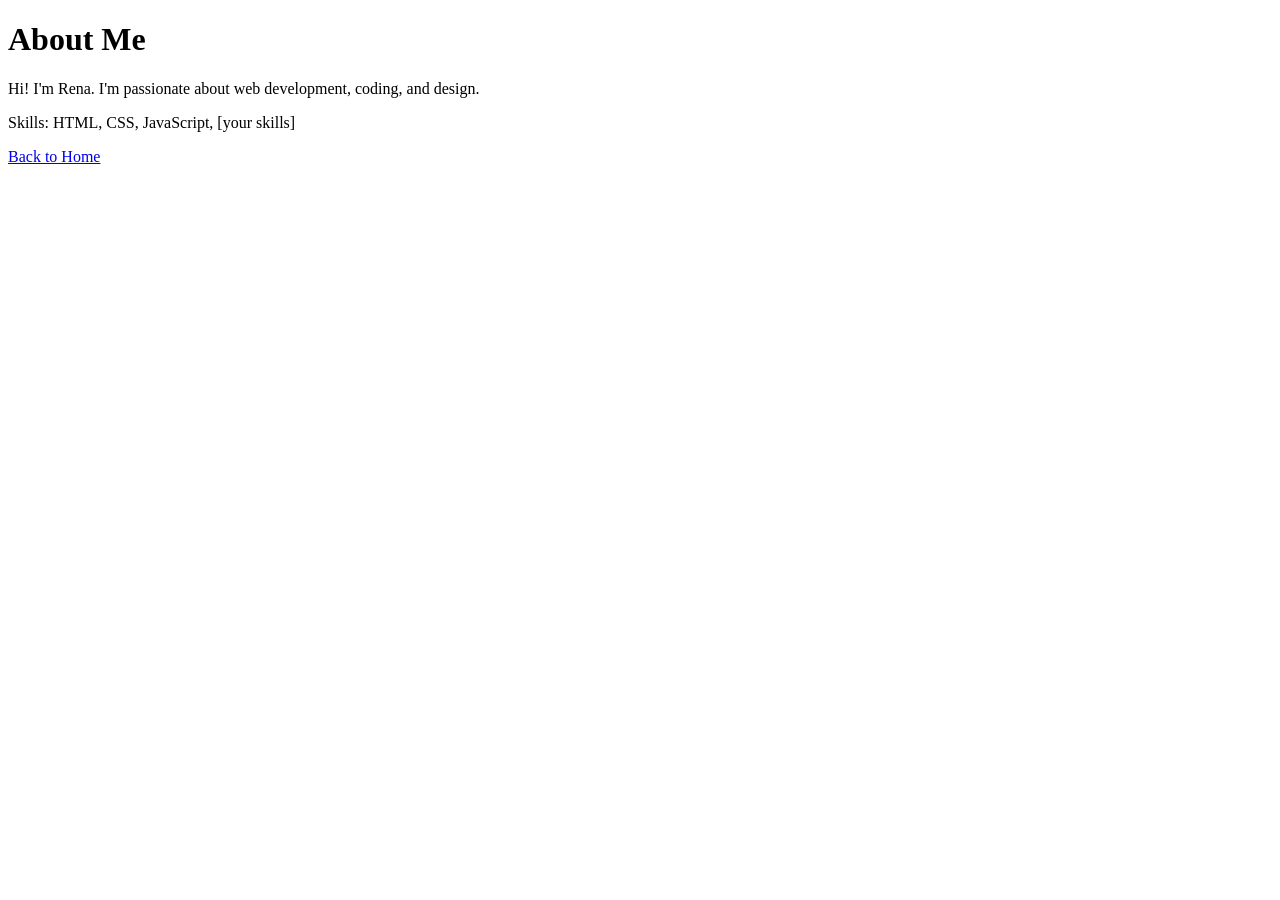
<file: about.html>
<!DOCTYPE html>
<html lang="en">
<head>
    <meta charset="UTF-8">
    <meta name="viewport" content="width=device-width, initial-scale=1.0">
    <title>About Me</title>
</head>
<body>
    <h1>About Me</h1>
    <p>Hi! I'm Rena. I'm passionate about web development, coding, and design.</p>
    <p>Skills: HTML, CSS, JavaScript, [your skills]</p>
    <a href="index.html">Back to Home</a>
</body>
</html>
</file>
